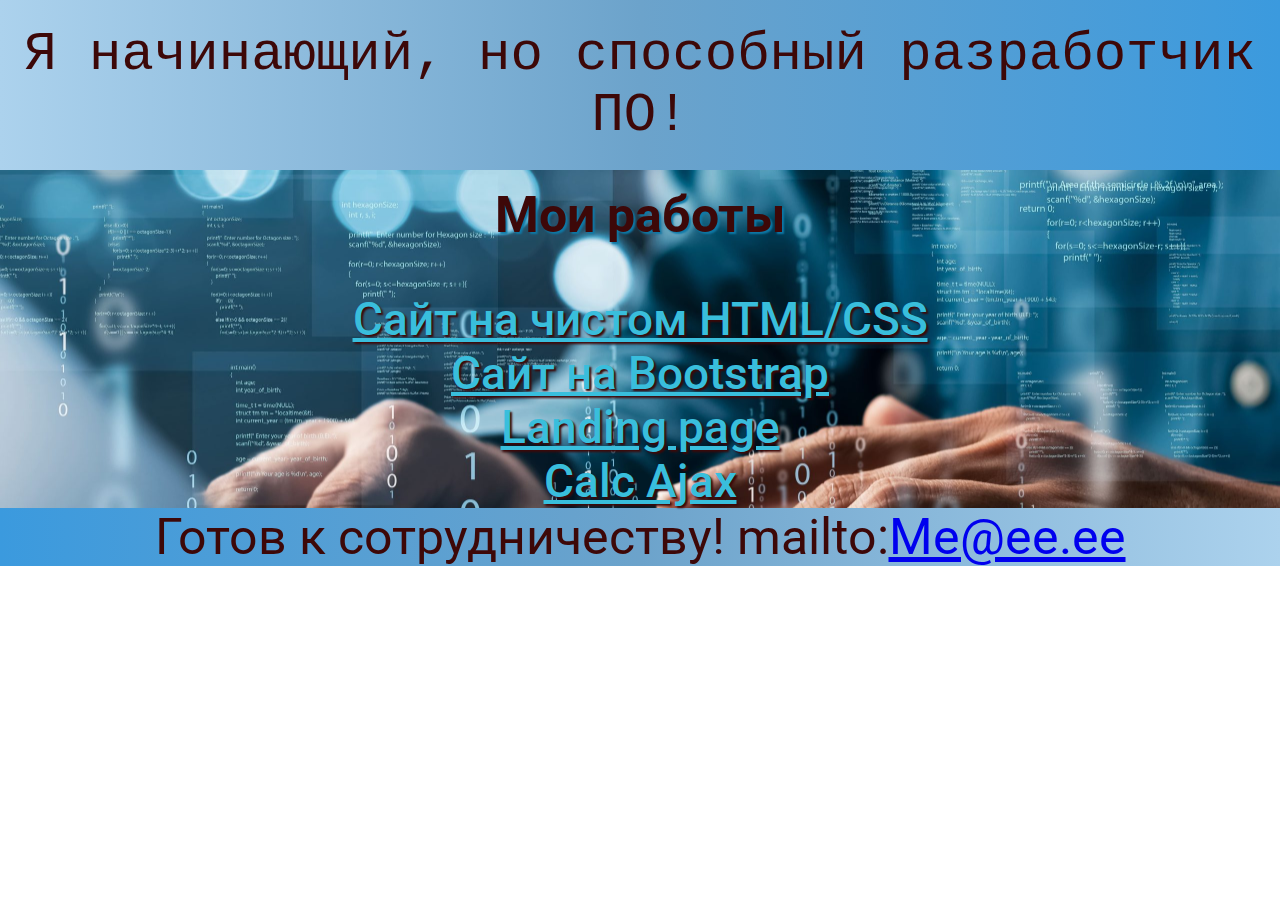
<file: index.html>
<!DOCTYPE html>
<html lang="en">
<head>
    <meta charset="UTF-8">
    <meta name="viewport" content="width=device-width, initial-scale=1.0">
    <title>Мое портфолио!</title>
    <link rel="preconnect" href="https://fonts.gstatic.com">
	<link href="https://fonts.googleapis.com/css2?family=Roboto&display=swap" rel="stylesheet">
    <link rel="stylesheet" href="styles.css">
</head>
<body>
    <header>
     	Я начинающий, но способный разработчик ПО!   
    </header> 
    <div class="container">
    	Мои работы
    	<div class="my_projects">
    		<a href="1/index.html">Сайт на чистом HTML/CSS</a>
    		<br>
    		<a href="2/index.html">Сайт на Bootstrap</a>
		<br>
    		<a href="3/index.html">Landing page</a>
		<br>
    		<a href="calc/index.html">Calc Ajax</a>
    	</div>
    </div> 
    <footer>
    	Готов к сотрудничеству!
	mailto:<a href="#">Me@ee.ee</a>

    </footer>
</body>
</html>
</file>
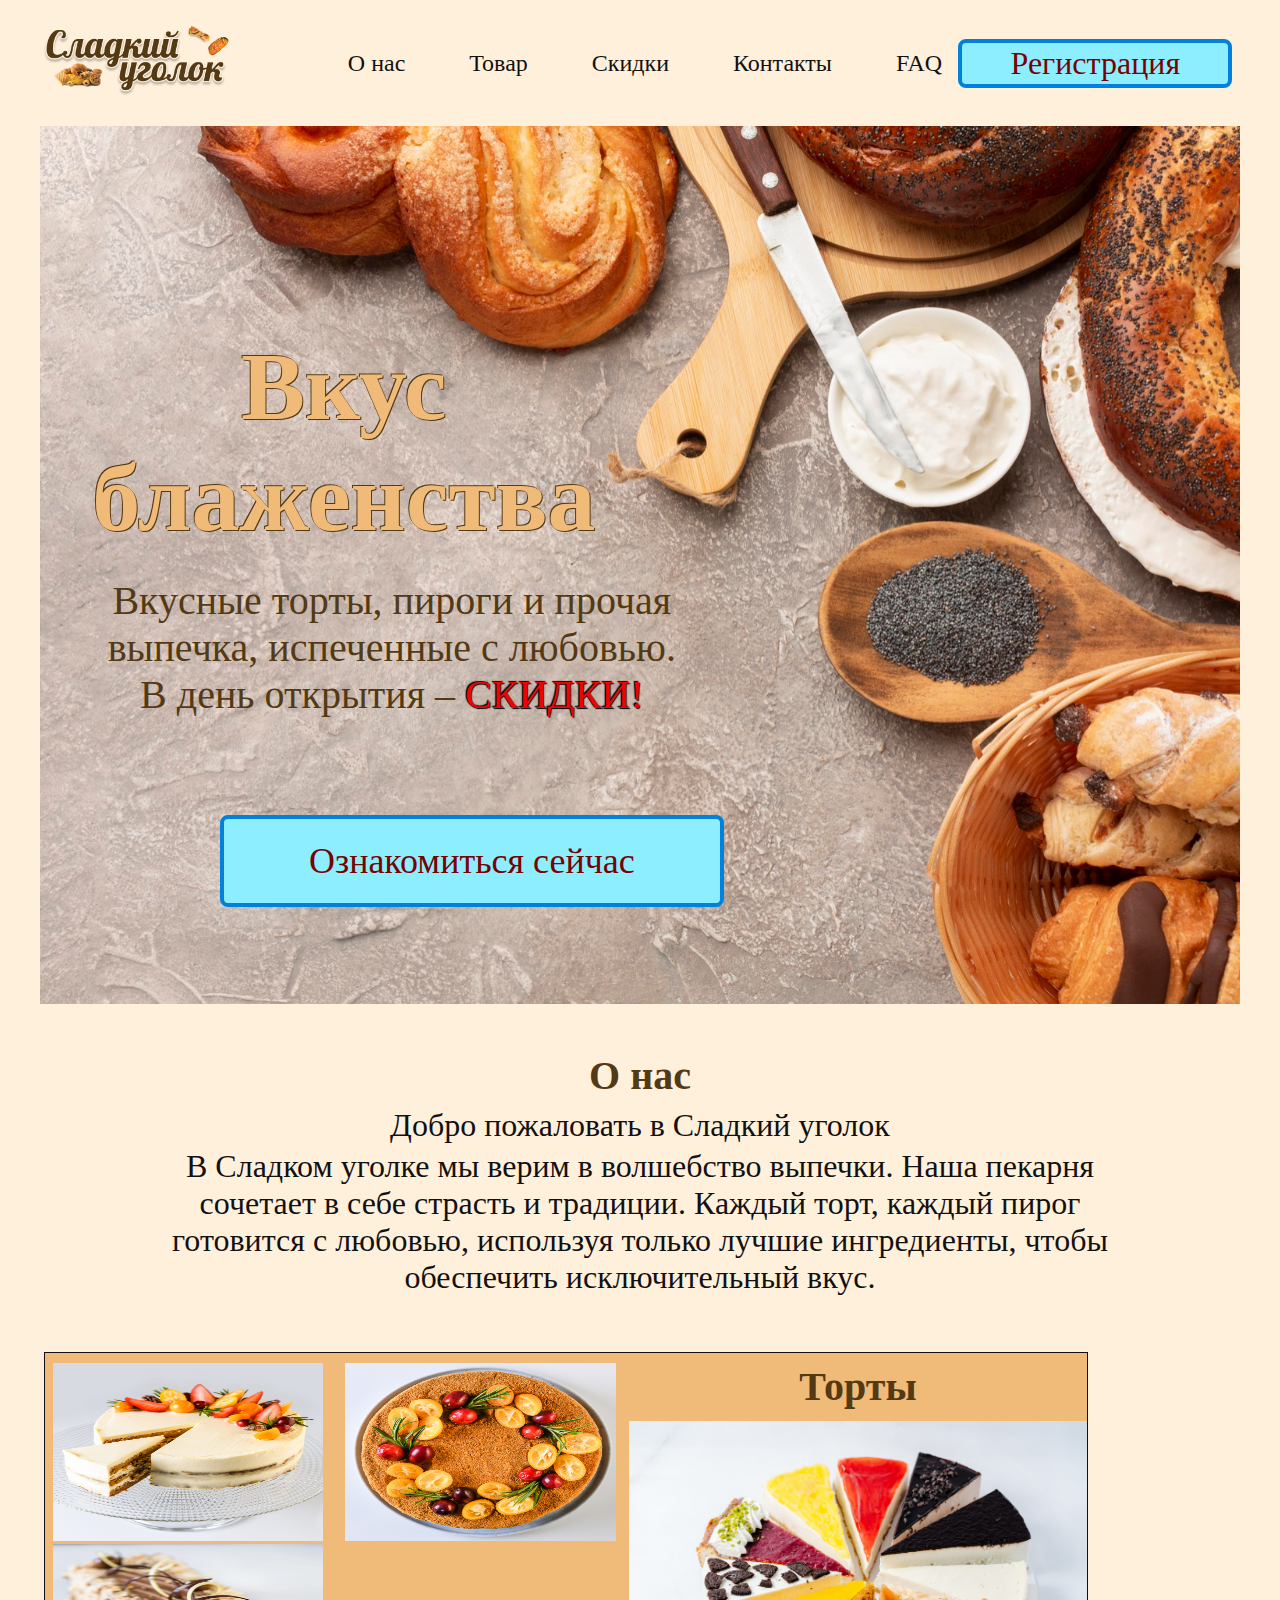
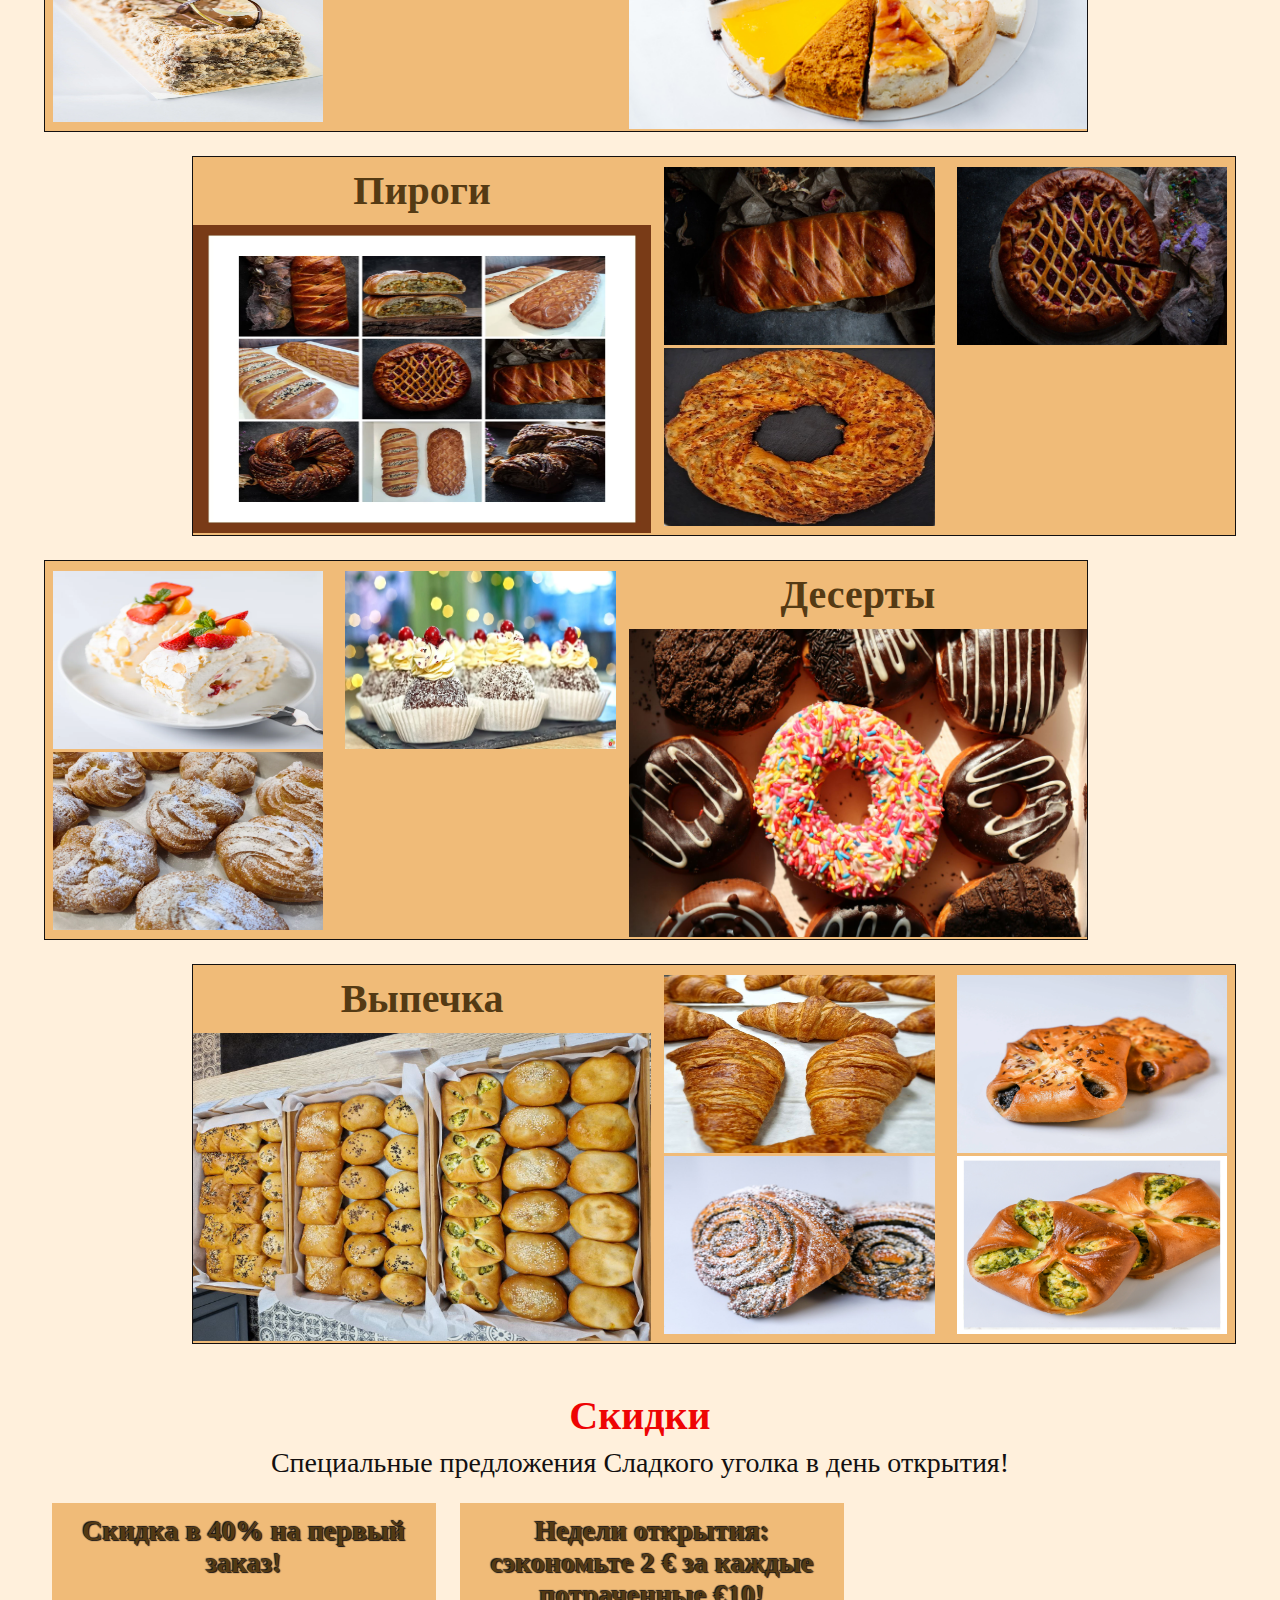
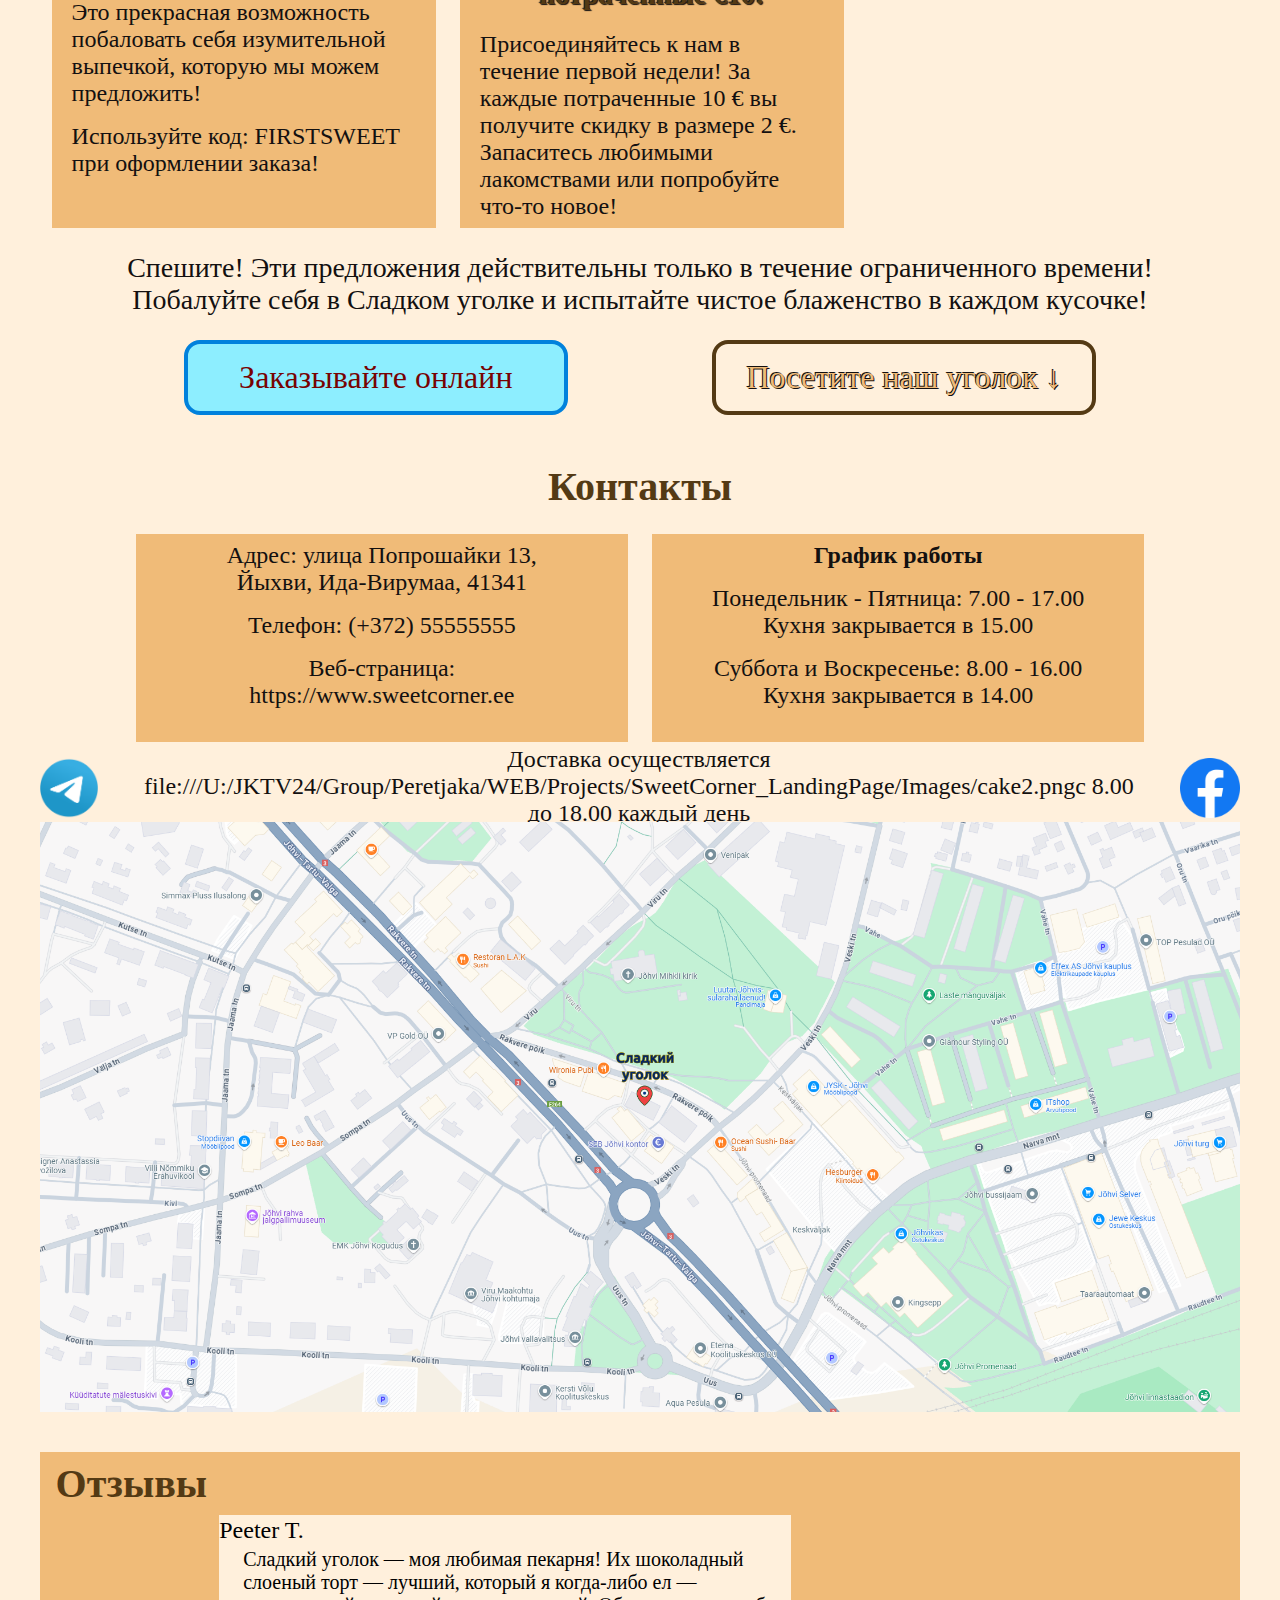
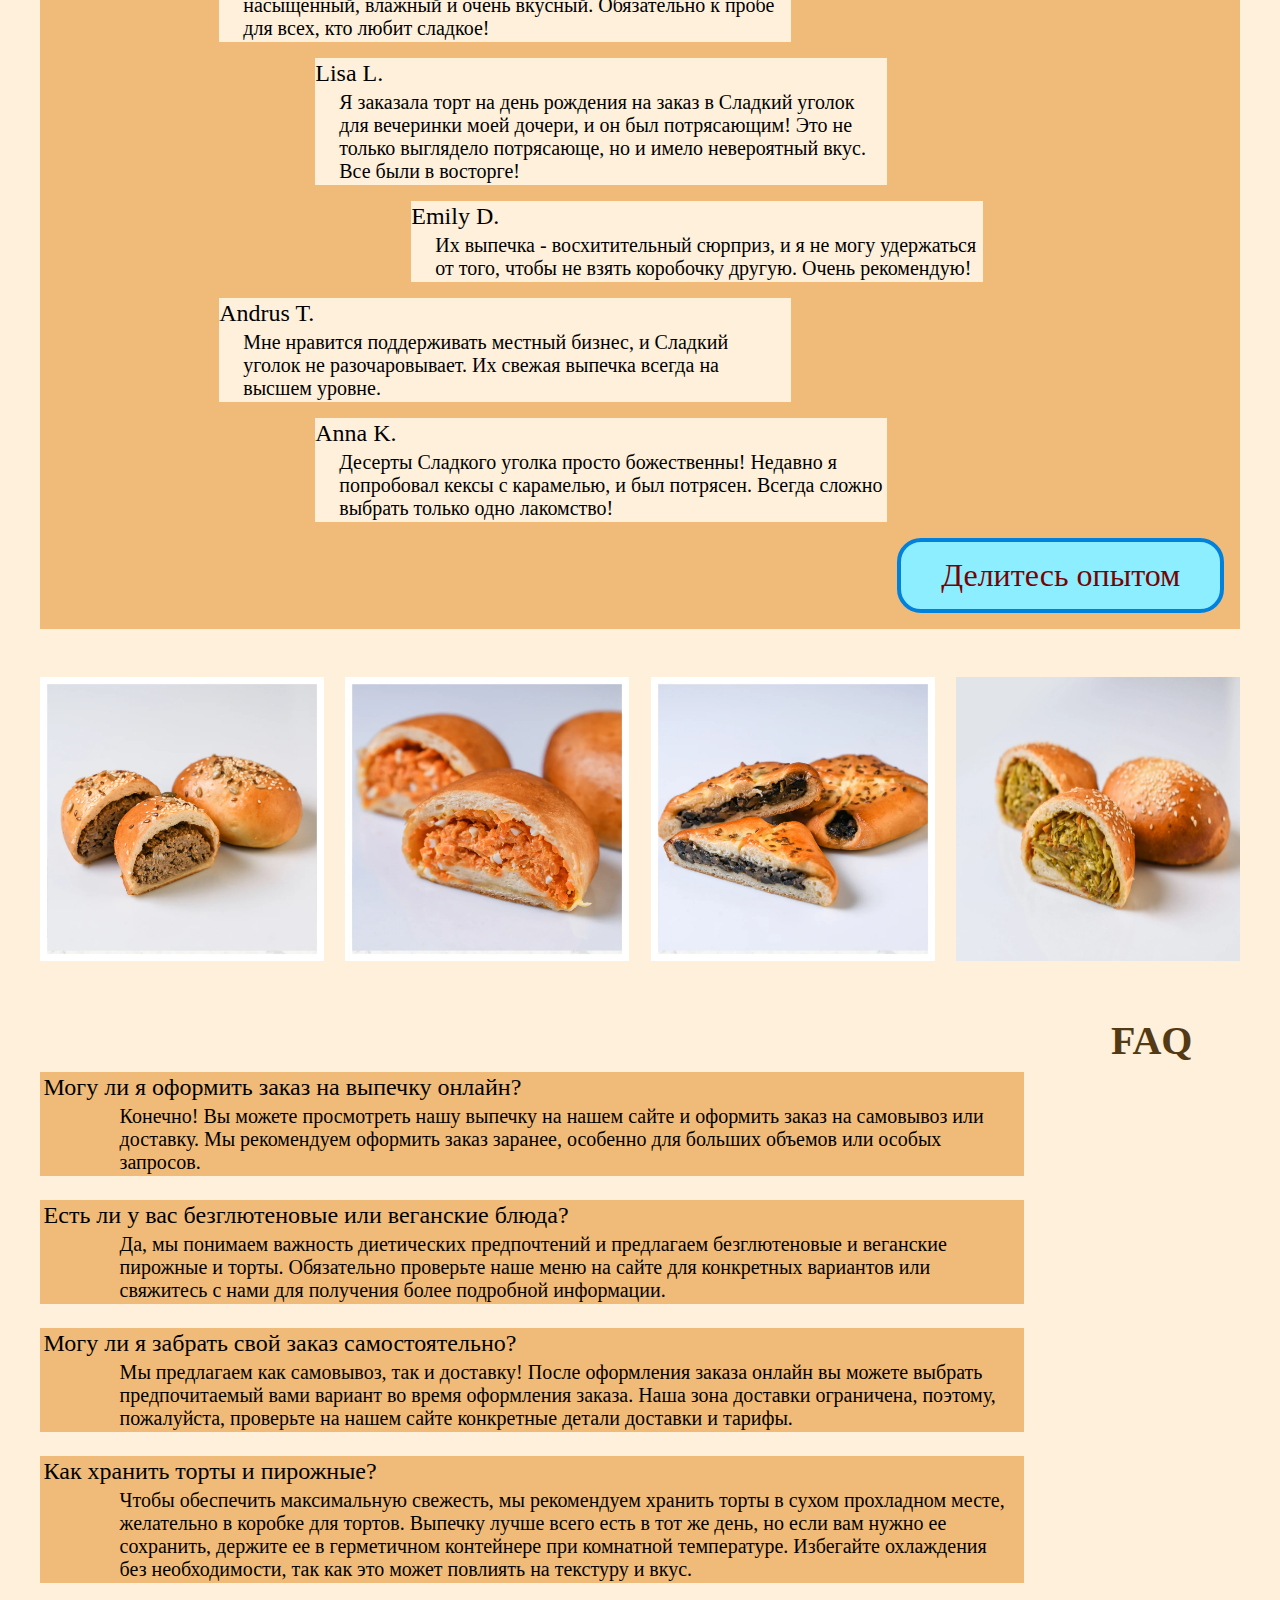
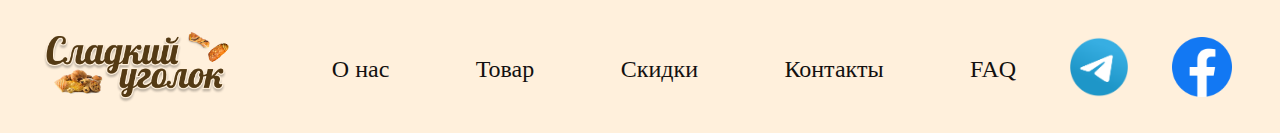
<file: 1/index.html>
<!DOCTYPE html>
<html lang="ru">
<head>
	<meta charset="utf-8">
	<meta name="viewport" content="width=device-width, initial-scale=1">
	<link rel="stylesheet" type="text/css" href="style.css">
	<title>Sweet Corner</title>
</head>
<body>
<div class="wrapper">
	<header>
		<div class="logo_header">
			<a href="#"><img src="Images/Logo.png" alt="Company-logo"></a>
		</div>
		<div class="nav_reg">
			<input id="menu_toggle" type="checkbox" />
			  <label class="menu_btn" for="menu_toggle">
			    <span></span>
			  </label>
			<nav class="menu_box">
				<a class="menu_item" href="#about_us">О нас</a>
				<a class="menu_item" href="#product">Товар</a>
				<a class="menu_item" href="#discount">Скидки</a>
				<a class="menu_item" href="#contact">Контакты</a>
				<a class="menu_item" href="#faq">FAQ</a>
			</nav>
			<div class="cta_nav"><a class="register_link" href="" id="register_link1">Регистрация</a></div>
		</div>
	</header>
	<main>
		<div class="hero" id="hero">
			<div class="title">
				<h1>Вкус блаженства</h1>
				<p>Вкусные торты, пироги и прочая выпечка, испеченные с любовью.</p>
				<p>В день открытия – <span>СКИДКИ!</span></p>
			</div>
			<div class="cta_hero"><a href="#product">Ознакомиться сейчас</a></div>
		</div>
		<div class="about_us" id="about_us">
			<h2>О нас</h2>
			<p>Добро пожаловать в Сладкий уголок</p>
			<p>В Сладком уголке мы верим в волшебство выпечки. Наша пекарня сочетает в себе страсть и традиции. Каждый торт, каждый пирог готовится с любовью, используя только лучшие ингредиенты, чтобы обеспечить исключительный вкус.</p>
		</div>
		<div class="product" id="product">
			<div class="left">
				<div class="type">
					<div class="pics">
						<img src="Images/cake1.jpg" alt="cake1">
						<img src="Images/cake2.png" alt="cake2">
						<img src="Images/cake3.jpg" alt="cake3">
					</div>
					<div class="titles">
						<h2>Торты</h2>
						<img src="Images/cakes.jpg" alt="cakes">
					</div>
				</div>
			</div>
			<div class="right">
				<div class="type">
					<div class="titles">
						<h2>Пироги</h2>
						<img src="Images/pierogies.webp" alt="pierogies">
					</div>
					<div class="pics">
						<img src="Images/pierogi1.jpg" alt="pierogi1">
						<img src="Images/pierogi2.jpg" alt="pierogi2">
						<img src="Images/pierogi3.jpg" alt="pierogi3">
					</div>
				</div>
			</div>
			<div class="left">
				<div class="type">
					<div class="pics">
						<img src="Images/dessert1.png" alt="dessert1">
						<img src="Images/dessert2.jpg" alt="dessert2">
						<img src="Images/dessert3.jpg" alt="dessert3">
					</div>
					<div class="titles">
						<h2>Десерты</h2>
						<img src="Images/desserts.jpg" alt="desserts">
					</div>
				</div>
			</div>
			<div class="right">
				<div class="type">
					<div class="titles">
						<h2>Выпечка</h2>
						<img src="Images/pastries.jpeg" alt="pastries">
					</div>
					<div class="pics">
						<img src="Images/pastry1.jpg" alt="pastry1">
						<img src="Images/pastry2.jpg" alt="pastry2">
						<img src="Images/pastry3.jpg" alt="pastry3">
						<img src="Images/pastry4.png" alt="pastry4">
					</div>
				</div>
			</div>
		</div>
		<div class="discount" id="discount">
			<h2>Скидки</h2>
			<p>Специальные предложения Сладкого уголка в день открытия!</p>
			<div class="offers">
				<div>
					<h3>Скидка в 40% на первый заказ!</h3>
					<p>Это прекрасная возможность побаловать себя изумительной выпечкой, которую мы можем предложить!</p>
					<p>Используйте код: FIRSTSWEET при оформлении заказа!</p>
				</div>
				<div>
					<h3>Недели открытия: сэкономьте 2 € за каждые потраченные €10!</h3>
					<p>Присоединяйтесь к нам в течение первой недели! За каждые потраченные 10 € вы получите скидку в размере 2 €. Запаситесь любимыми лакомствами или попробуйте что-то новое!</p>
				</div>
			</div>
			<p>Спешите! Эти предложения действительны только в течение ограниченного времени! Побалуйте себя в Сладком уголке и испытайте чистое блаженство в каждом кусочке!</p>
			<div class="ctas">
				<div class="cta_discount"><a href="#">Заказывайте онлайн</a></div>
				<div class="cta_point">Посетите наш уголок &#8595;</div>
			</div>
		</div>
		<div class="contact" id="contact">
			<h2>Контакты</h2>
			<div class="contact_tables">
				<div class="contact_info">
					<p>Адрес: улица Попрошайки 13, Йыхви, Ида-Вирумаа, 41341</p>
					<p>Телефон: (+372) 55555555</p>
					<p>Веб-страница: <a href="#">https://www.sweetcorner.ee</a></p>
				</div>
				<div class="contact_info">
					<h4>График работы</h4>
					<div class="schedule">
						<p>Понедельник - Пятница: 7.00 - 17.00</p>
						<p>Кухня закрывается в 15.00</p>
					</div>
					<div class="schedule">
						<p>Суббота и Воскресенье: 8.00 - 16.00</p>
						<p>Кухня закрывается в 14.00</p>
					</div>
				</div>
			</div>
			<div class="logos">
				<a href="#"><img src="Images/TelegramLogo.png" alt="Telegram-logo"></a>
				<p>Доставка осуществляется file:///U:/JKTV24/Group/Peretjaka/WEB/Projects/SweetCorner_LandingPage/Images/cake2.pngс 8.00 до 18.00 каждый день</p>
				<a href="#"><img src="Images/FacebookLogo.png" alt="Facebook-logo"></a>
			</div>
			<div class="map">
				<img src="Images/map_pin.png" alt="map">
			</div>
		</div>
		<div class="comment" id="comment">
			<h2>Отзывы</h2>
			<div class="users">
				<div class="row1">
					<p class="name">Peeter T.</p>
					<p>Сладкий уголок — моя любимая пекарня! Их шоколадный слоеный торт — лучший, который я когда-либо ел — насыщенный, влажный и очень вкусный. Обязательно к пробе для всех, кто любит сладкое!</p>
				</div>
				<div class="row2">
					<p class="name">Lisa L.</p>
					<p>Я заказала торт на день рождения на заказ в Сладкий уголок для вечеринки моей дочери, и он был потрясающим! Это не только выглядело потрясающе, но и имело невероятный вкус. Все были в восторге!</p>
				</div>
				<div class="row3">
					<p class="name">Emily D.</p>
					<p>Их выпечка - восхитительный сюрприз, и я не могу удержаться от того, чтобы не взять коробочку другую. Очень рекомендую!</p>
				</div>
				<div class="row1">
					<p class="name">Andrus T.</p>
					<p>Мне нравится поддерживать местный бизнес, и Сладкий уголок не разочаровывает. Их свежая выпечка всегда на высшем уровне.</p>
				</div>
				<div class="row2">
					<p class="name">Anna K.</p>
					<p>Десерты Сладкого уголка просто божественны! Недавно я попробовал кексы с карамелью, и был потрясен. Всегда сложно выбрать только одно лакомство!</p>
				</div>
			</div>
			<div class="cta_comment"><a class="register_link" href="" id="register_link2">Делитесь опытом</a></div>
		</div>
		<div class="pic">
			<img src="Images/pastry5.png" alt="pastry5">
			<img src="Images/pastry6.png" alt="pastry6">
			<img src="Images/pastry7.png" alt="pastry7">
			<img src="Images/pastry8.jpg" alt="pastry8">
		</div>
		<div class="faq" id="faq">
			<h2>FAQ</h2>
			<div class="questions">
				<div>
					<p>Могу ли я оформить заказ на выпечку онлайн?</p>
					<p class="answer">Конечно! Вы можете просмотреть нашу выпечку на нашем сайте и оформить заказ на самовывоз или доставку. Мы рекомендуем оформить заказ заранее, особенно для больших объемов или особых запросов.</p>
				</div>
				<div>
					<p>Есть ли у вас безглютеновые или веганские блюда?</p>
					<p class="answer">Да, мы понимаем важность диетических предпочтений и предлагаем безглютеновые и веганские пирожные и торты. Обязательно проверьте наше меню на сайте для конкретных вариантов или свяжитесь с нами для получения более подробной информации.</p>
				</div>
				<div>
					<p>Могу ли я забрать свой заказ самостоятельно?</p>
					<p class="answer">Мы предлагаем как самовывоз, так и доставку! После оформления заказа онлайн вы можете выбрать предпочитаемый вами вариант во время оформления заказа. Наша зона доставки ограничена, поэтому, пожалуйста, проверьте на нашем сайте конкретные детали доставки и тарифы.</p>
				</div>
				<div>
					<p>Как хранить торты и пирожные?</p>
					<p class="answer">Чтобы обеспечить максимальную свежесть, мы рекомендуем хранить торты в сухом прохладном месте, желательно в коробке для тортов. Выпечку лучше всего есть в тот же день, но если вам нужно ее сохранить, держите ее в герметичном контейнере при комнатной температуре. Избегайте охлаждения без необходимости, так как это может повлиять на текстуру и вкус.</p>
				</div>
			</div>
		</div>
		<div class="form" id="register_form">
		    <form method="GET" action="index.html">
		        <legend>Регистрация</legend>

		        <label for="name">Имя</label>
		        <input type="text" id="name" name="name" required placeholder="Введите ваше имя">

		        <label for="surname">Фамилия</label>
		        <input type="text" id="surname" name="surname" required placeholder="Введите вашу фамилию">

		        <label for="tel">Телефон</label>
		        <input type="tel" id="tel" name="tel" required placeholder="Введите номер телефона">

		        <label for="email">Э-майл</label>
		        <input type="email" id="email" name="email" required placeholder="Введите ваш Э-майл">

		        <label for="password">Пароль</label>
		        <input type="password" id="password" name="password" required placeholder="Введите пароль">

		        <label for="confirm">Подтверждение</label>
		        <input type="password" id="confirm" name="confirm" required placeholder="Подтвердите пароль">

		        <div>
		            <button type="submit" name="save">Сохранить</button>
		            <button type="reset" name="clear">Очистить</button>
		            <button type="button" id="close_form">Закрыть</button>
		        </div>
		    </form>
		</div>
	</main>
	<footer>
		<div class="logo_footer">
			<a href="#"><img src="Images/Logo.png" alt="Company-logo"></a>
		</div>
		<div class="nav_reg">
			<nav>
				<a href="#hero">О нас</a>
				<a href="#product">Товар</a>
				<a href="#discount">Скидки</a>
				<a href="#contact">Контакты</a>
				<a href="#faq">FAQ</a>
			</nav>
			<div class="logos">
				<a href="#"><img src="Images/TelegramLogo.png" alt="Telegram-logo"></a>
				<a href="#"><img src="Images/FacebookLogo.png" alt="Facebook-logo"></a>
			</div>
		</div>
	</footer>
</div>

<script type="text/javascript" src="script.js"></script>

</body>
</html>
</file>
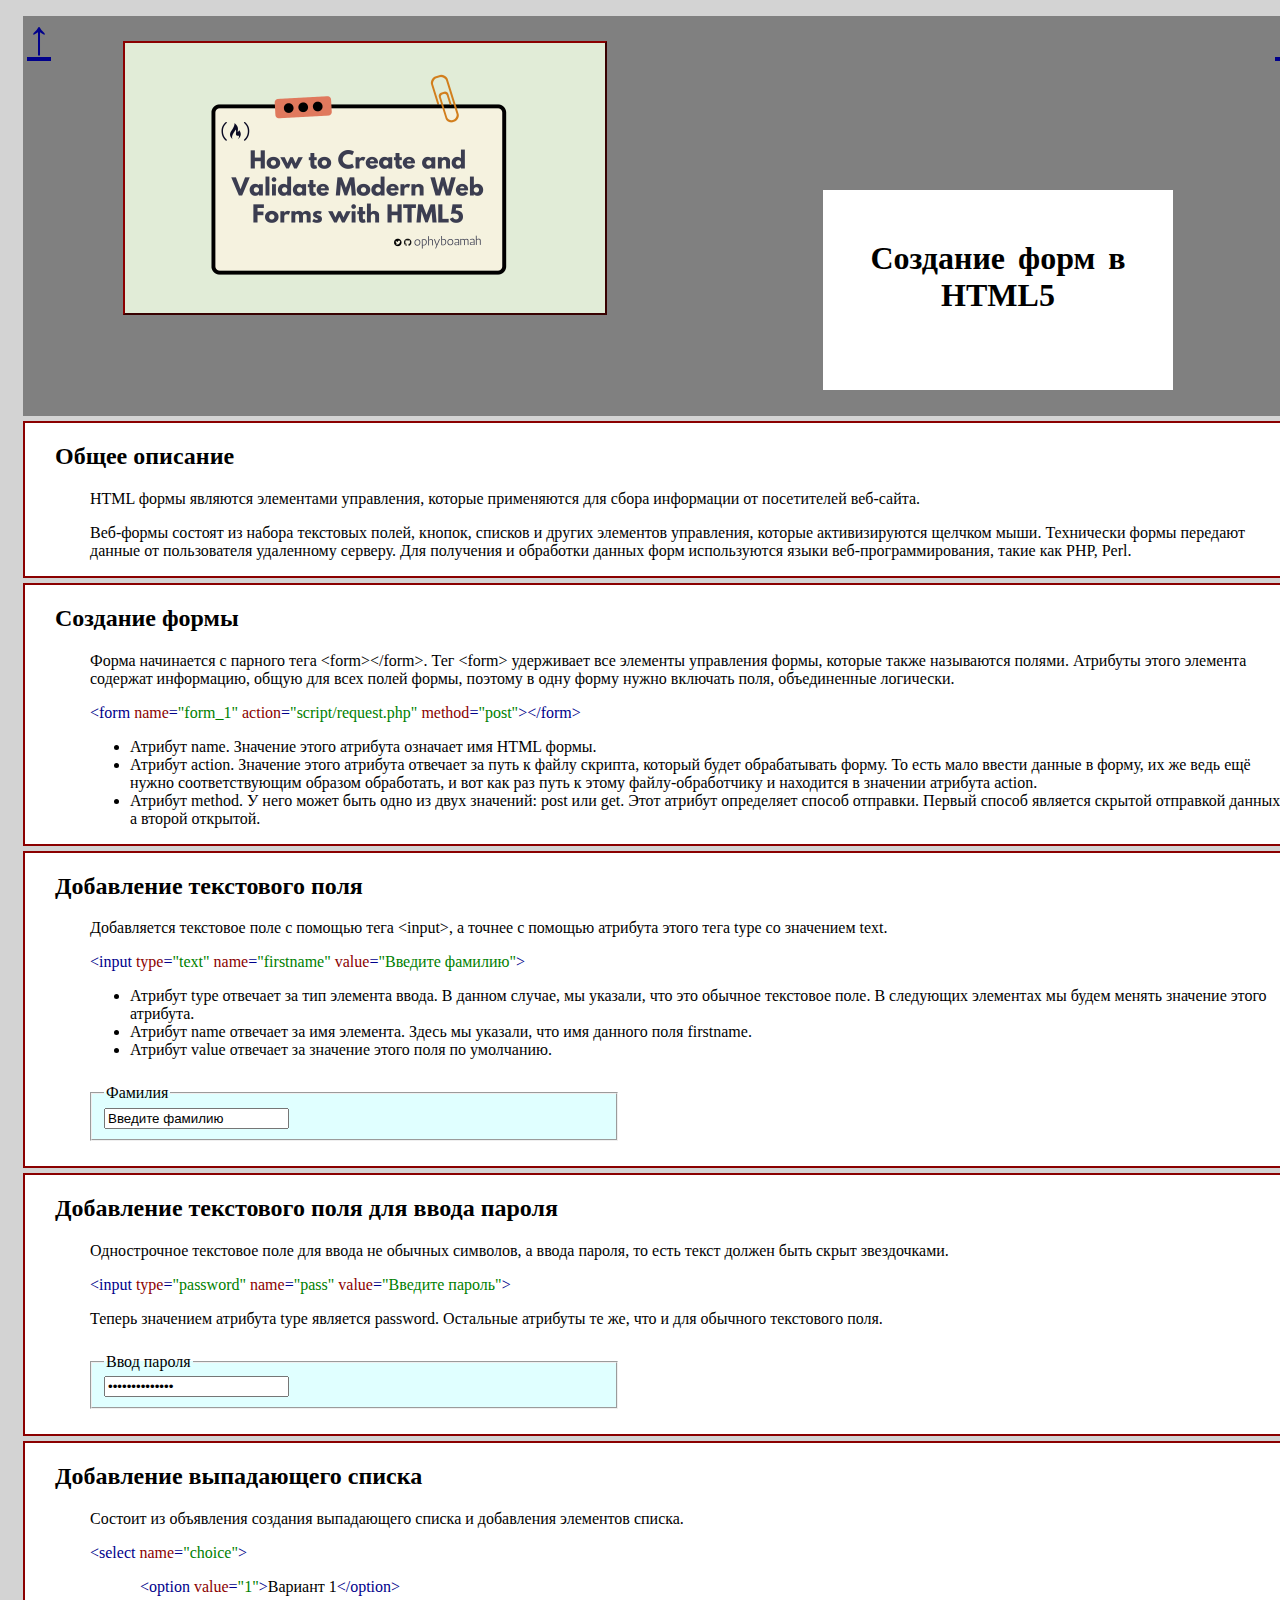
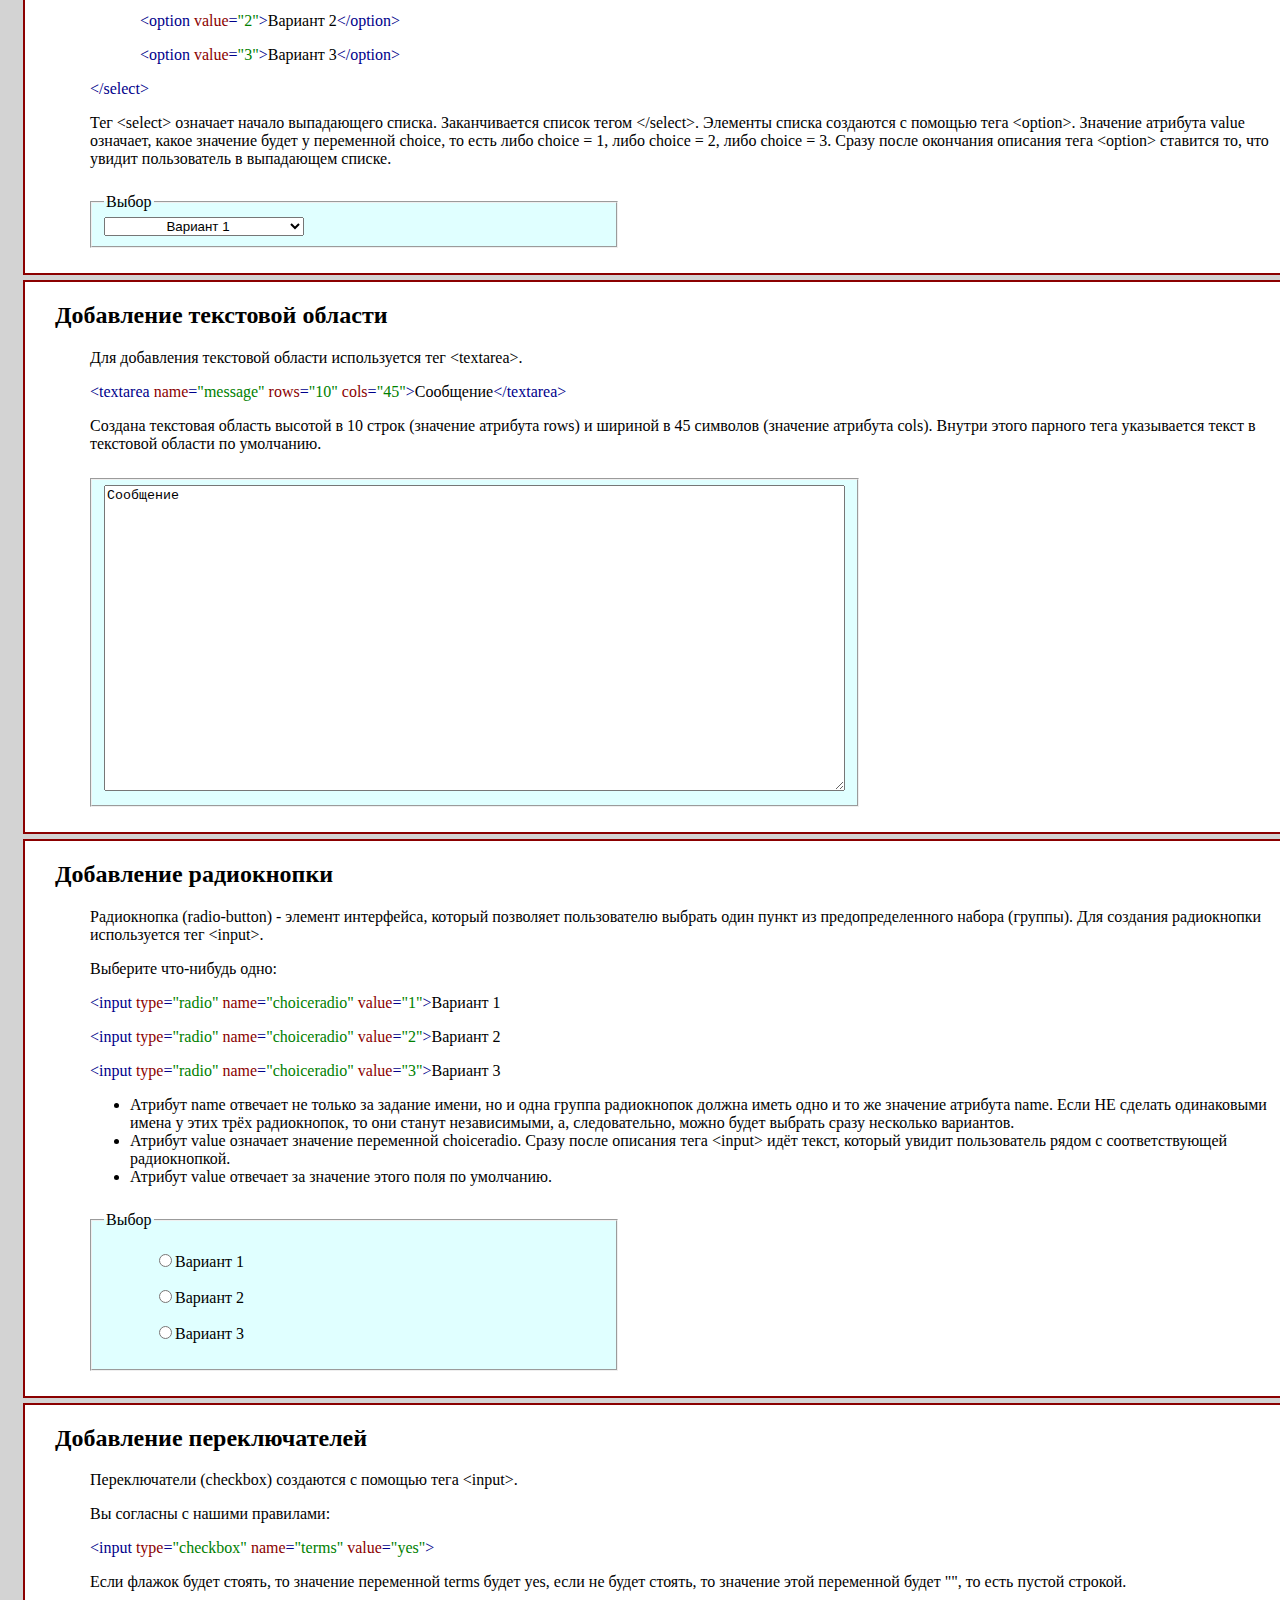
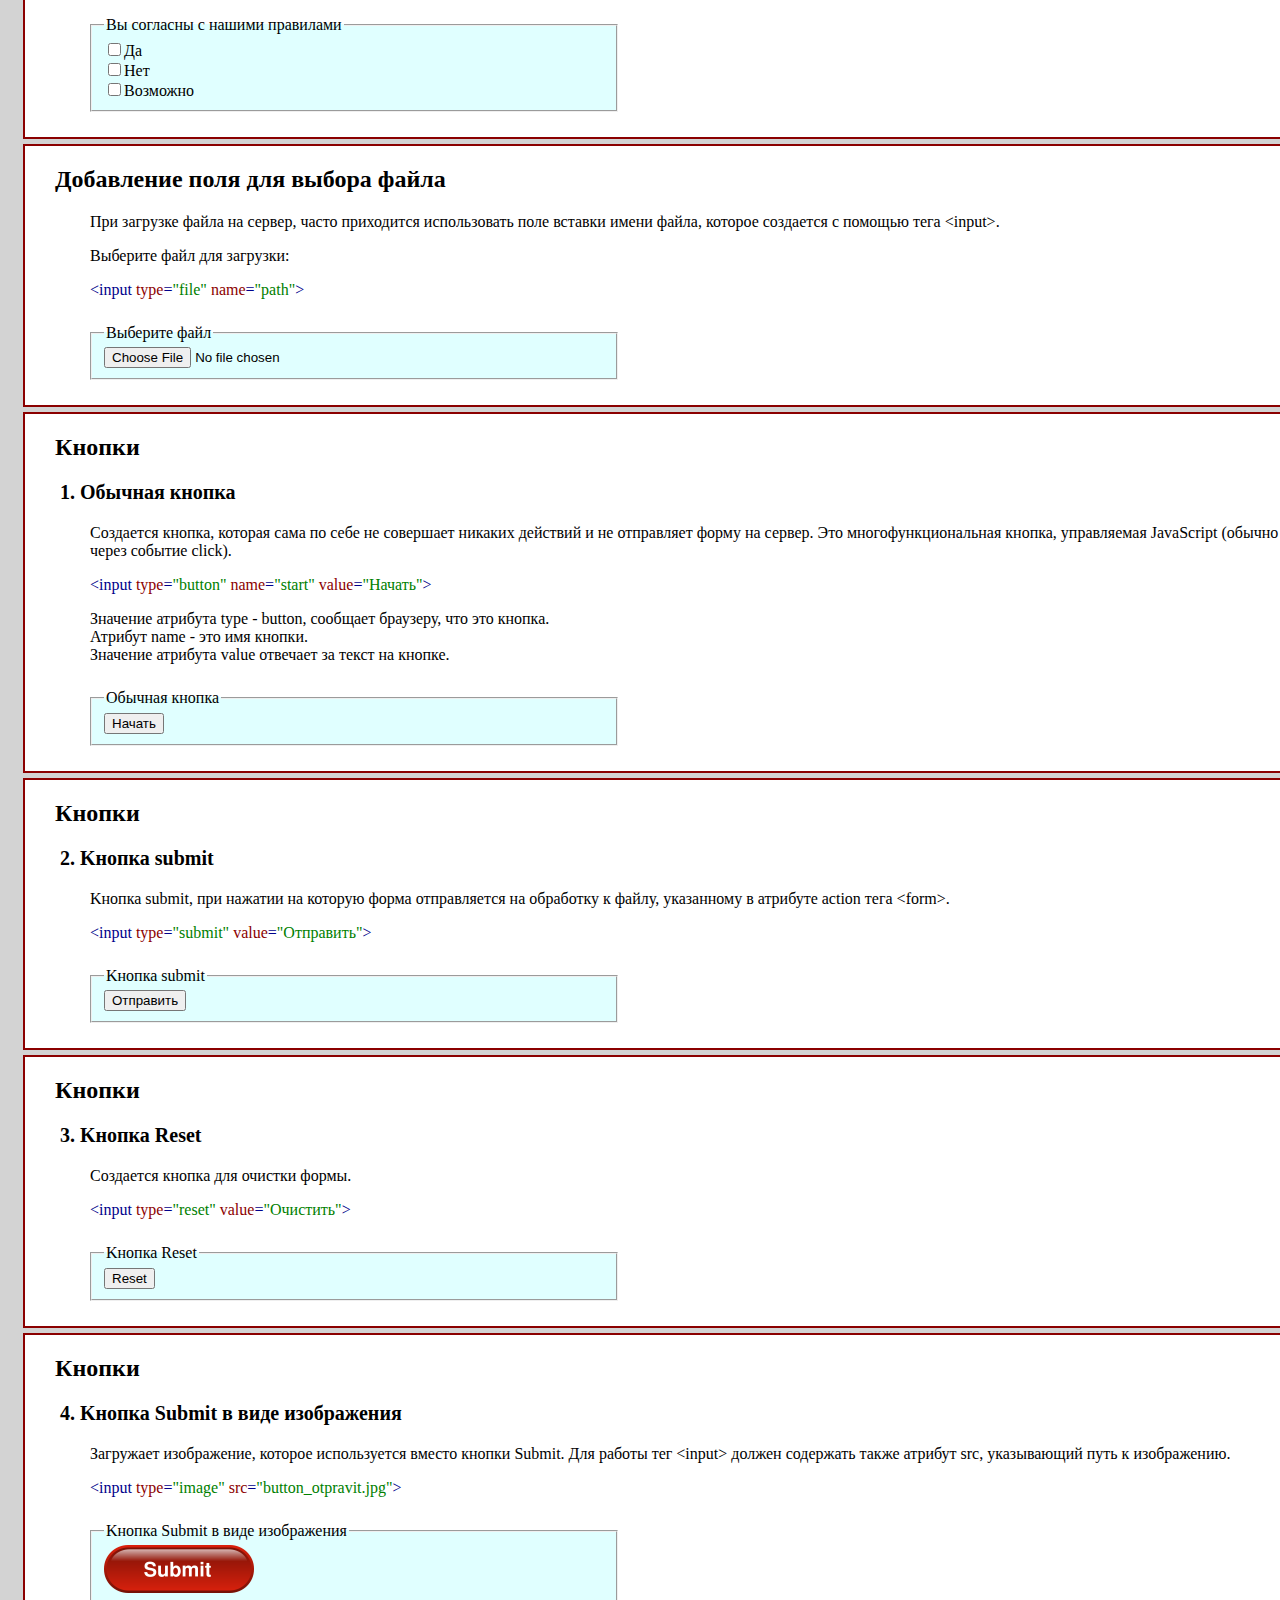
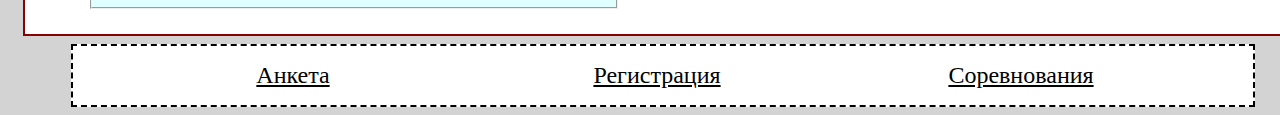
<file: 2/index.html>
<!DOCTYPE html>
<html>
<head>
	<meta charset="utf-8">
	<title>Формы</title>
	<link rel="stylesheet" type="text/css" href="forms.css">
</head>
<body>
<a id="top"></a>

	<div class="wrapper">
		<header>
			<p><img src="Images/forms.png" alt="HTML5"></p>
			<h1>Создание форм в <b>HTML5</b></h1>
		</header>
		<aside>
			<nav>
				<a class="a_left" href="#top">&#8593;</a>
				<a class="a_right" href="#bottom">&#8595;</a>
			</nav>
		</aside>
		<main>
			<div>
				<h2>Общее описание</h2>
				<p>HTML формы являются элементами управления, которые применяются для сбора информации от посетителей веб-сайта.</p>
				<p>Веб-формы состоят из набора текстовых полей, кнопок, списков и других элементов управления, которые активизируются щелчком мыши. Технически формы передают данные от пользователя удаленному серверу. Для получения и обработки данных форм используются языки веб-программирования, такие как PHP, Perl.</p>
			</div>
			<div>
				<h2>Создание формы</h2>
				<p>Форма начинается с парного тега &lt;form&gt;&lt;/form&gt;. Тег &lt;form&gt; удерживает все элементы управления формы, которые также называются полями. Атрибуты этого элемента содержат информацию, общую для всех полей формы, поэтому в одну форму нужно включать поля, объединенные логически.</p>
				<p><span class="blue">&lt;form</span> <span class="red">name</span><span class="blue">=</span><span class="green">"form_1"</span> <span class="red">action</span><span class="blue">=</span><span class="green">"script/request.php"</span> <span class="red">method</span><span class="blue">=</span><span class="green">"post"</span><span class="blue">&gt;&lt;/form&gt;</span></p>
				<ul>
					<li>Атрибут name. Значение этого атрибута означает имя HTML формы.</li>
					<li>Атрибут action. Значение этого атрибута отвечает за путь к файлу скрипта, который будет обрабатывать форму. То есть мало ввести данные в форму, их же ведь ещё нужно соответствующим образом обработать, и вот как раз путь к этому файлу-обработчику и находится в значении атрибута action.</li>
					<li>Атрибут method. У него может быть одно из двух значений: post или get. Этот атрибут определяет способ отправки. Первый способ является скрытой отправкой данных, а второй открытой.</li>
				</ul>
			</div>
			<form name="form_1" action="" method="">
				<div>
					<h2>Добавление текстового поля</h2>
					<p>Добавляется текстовое поле с помощью тега &lt;input&gt;, а точнее с помощью атрибута этого тега type со значением text.</p>
					<p><span class="blue">&lt;input</span> <span class="red">type</span><span class="blue">=</span><span class="green">"text"</span> <span class="red">name</span><span class="blue">=</span><span class="green">"firstname"</span> <span class="red">value</span><span class="blue">=</span><span class="green">"Введите фамилию"</span><span class="blue">&gt;</span></p>
					<ul>
						<li>Атрибут type отвечает за тип элемента ввода. В данном случае, мы указали, что это обычное текстовое поле. В следующих элементах мы будем менять значение этого атрибута.</li>
						<li>Атрибут name отвечает за имя элемента. Здесь мы указали, что имя данного поля firstname.</li>
						<li> Атрибут value отвечает за значение этого поля по умолчанию.</li>
					</ul>
					<fieldset>
						<legend>Фамилия</legend>
						<input type="text" name="firstname" value="Введите фамилию">
					</fieldset>
				</div>
				<div>
					<h2>Добавление текстового поля для ввода пароля</h2>
					<p>Однострочное текстовое поле для ввода не обычных символов, а ввода пароля, то есть текст должен быть скрыт звездочками.</p>
					<p><span class="blue">&lt;input</span> <span class="red">type</span><span class="blue">=</span><span class="green">"password"</span> <span class="red">name</span><span class="blue">=</span><span class="green">"pass"</span> <span class="red">value</span><span class="blue">=</span><span class="green">"Введите пароль"</span><span class="blue">&gt;</span></p>
					<p>Теперь значением атрибута type является password. Остальные атрибуты те же, что и для обычного текстового поля.</p>
					<fieldset>
						<legend>Ввод пароля</legend>
						<input type="password" name="pass" value="Введите пароль">
					</fieldset>
				</div>
				<div>
					<h2>Добавление выпадающего списка</h2>
					<p>Состоит из объявления создания выпадающего списка и добавления элементов списка.</p>
					<p><span class="blue">&lt;select</span> <span class="red">name</span><span class="blue">=</span><span class="green">"choice"</span><span class="blue">&gt;</span></p>
					<p class="p_padding"><span class="blue">&lt;option</span> <span class="red">value</span><span class="blue">=</span><span class="green">"1"</span><span class="blue">&gt;</span>Вариант 1<span class="blue">&lt;/option&gt;</span></p>
					<p class="p_padding"><span class="blue">&lt;option</span> <span class="red">value</span><span class="blue">=</span><span class="green">"2"</span><span class="blue">&gt;</span>Вариант 2<span class="blue">&lt;/option&gt;</span></p>
					<p class="p_padding"><span class="blue">&lt;option</span> <span class="red">value</span><span class="blue">=</span><span class="green">"3"</span><span class="blue">&gt;</span>Вариант 3<span class="blue">&lt;/option&gt;</span></p>
					<p><span class="blue">&lt;/select&gt;</span></p>
					<p>Тег &lt;select&gt; означает начало выпадающего списка. Заканчивается список тегом &lt;/select&gt;. Элементы списка создаются с помощью тега &lt;option&gt;. Значение атрибута value означает, какое значение будет у переменной choice, то есть либо choice = 1, либо choice = 2, либо choice = 3. Сразу после окончания описания тега &lt;option&gt; ставится то, что увидит пользователь в выпадающем списке.</p>
					<fieldset>
						<legend>Выбор</legend>
						<select name="choice">
							<option value="1">Вариант 1</option>
							<option value="2">Вариант 2</option>
							<option value="3">Вариант 3</option>
						</select>
					</fieldset>
				</div>
				<div>
					<h2>Добавление текстовой области</h2>
					<p>Для добавления текстовой области используется тег &lt;textarea&gt;.</p>
					<p><span class="blue">&lt;textarea</span> <span class="red">name</span><span class="blue">=</span><span class="green">"message"</span> <span class="red">rows</span><span class="blue">=</span><span class="green">"10"</span> <span class="red">cols</span><span class="blue">=</span><span class="green">"45"</span><span class="blue">&gt;</span>Сообщение<span class="blue">&lt;/textarea&gt;</span></p>
					<p>Создана текстовая область высотой в 10 строк (значение атрибута rows) и шириной в 45 символов (значение атрибута cols). Внутри этого парного тега указывается текст в текстовой области по умолчанию.</p>
					<fieldset>
						<textarea name="message" rows="20" cols="90">Сообщение</textarea>
					</fieldset>
				</div>
				<div>
					<h2>Добавление радиокнопки</h2>
					<p>Радиокнопка (radio-button) - элемент интерфейса, который позволяет пользователю выбрать один пункт из предопределенного набора (группы). Для создания радиокнопки используется тег &lt;input&gt;.</p>
					<p>Выберите что-нибудь одно:</p>
					<p><span class="blue">&lt;input</span> <span class="red">type</span><span class="blue">=</span><span class="green">"radio"</span> <span class="red">name</span><span class="blue">=</span><span class="green">"choiceradio"</span> <span class="red">value</span><span class="blue">=</span><span class="green">"1"</span><span class="blue">&gt;</span>Вариант 1</p>
					<p><span class="blue">&lt;input</span> <span class="red">type</span><span class="blue">=</span><span class="green">"radio"</span> <span class="red">name</span><span class="blue">=</span><span class="green">"choiceradio"</span> <span class="red">value</span><span class="blue">=</span><span class="green">"2"</span><span class="blue">&gt;</span>Вариант 2</p>
					<p><span class="blue">&lt;input</span> <span class="red">type</span><span class="blue">=</span><span class="green">"radio"</span> <span class="red">name</span><span class="blue">=</span><span class="green">"choiceradio"</span> <span class="red">value</span><span class="blue">=</span><span class="green">"3"</span><span class="blue">&gt;</span>Вариант 3</p>
					<ul>
						<li>Атрибут name отвечает не только за задание имени, но и одна группа радиокнопок должна иметь одно и то же значение атрибута name. Если НЕ сделать одинаковыми имена у этих трёх радиокнопок, то они станут независимыми, а, следовательно, можно будет выбрать сразу несколько вариантов.</li>
						<li>Атрибут value означает значение переменной choiceradio. Сразу после описания тега &lt;input&gt; идёт текст, который увидит пользователь рядом с соответствующей радиокнопкой.</li>
						<li>Атрибут value отвечает за значение этого поля по умолчанию.</li>
					</ul>
					<fieldset>
						<legend>Выбор</legend>
						<p><input type="radio" name="choiceradio" value="1">Вариант 1</p>
						<p><input type="radio" name="choiceradio" value="1">Вариант 2</p>
						<p><input type="radio" name="choiceradio" value="1">Вариант 3</p>
					</fieldset>
				</div>
				<div>
					<h2>Добавление переключателей</h2>
					<p>Переключатели (checkbox) создаются с помощью тега &lt;input&gt;.</p>
					<p>Вы согласны с нашими правилами:</p>
					<p><span class="blue">&lt;input</span> <span class="red">type</span><span class="blue">=</span><span class="green">"checkbox"</span> <span class="red">name</span><span class="blue">=</span><span class="green">"terms"</span> <span class="red">value</span><span class="blue">=</span><span class="green">"yes"</span><span class="blue">&gt;</span></p>
					<p>Если флажок будет стоять, то значение переменной terms будет yes, если не будет стоять, то значение этой переменной будет "", то есть пустой строкой.</p>
					<fieldset>
						<legend>Вы согласны с нашими правилами</legend>
						<input type="checkbox" name="terms" value="yes">Да<br>
						<input type="checkbox" name="terms" value="no">Нет<br>
						<input type="checkbox" name="terms" value="maybe">Возможно<br>
					</fieldset>
				</div>
				<div>
					<h2>Добавление поля для выбора файла</h2>
					<p>При загрузке файла на сервер, часто приходится использовать поле вставки имени файла, которое создается с помощью тега &lt;input&gt;.</p>
					<p>Выберите файл для загрузки:</p>
					<p><span class="blue">&lt;input</span> <span class="red">type</span><span class="blue">=</span><span class="green">"file"</span> <span class="red">name</span><span class="blue">=</span><span class="green">"path"</span><span class="blue">&gt;</span></p>
					<fieldset>
						<legend>Выберите файл</legend>
						<input type="file" name="path">
					</fieldset>
				</div>
				<div>
					<h2>Кнопки</h2>
					<ol>
						<li>Обычная кнопка</li>
					</ol>
					<p>Создается кнопка, которая сама по себе не совершает никаких действий и не отправляет форму на сервер. Это многофункциональная кнопка, управляемая JavaScript (обычно через событие click).</p>
					<p><span class="blue">&lt;input</span> <span class="red">type</span><span class="blue">=</span><span class="green">"button"</span> <span class="red">name</span><span class="blue">=</span><span class="green">"start"</span> <span class="red">value</span><span class="blue">=</span><span class="green">"Начать"</span><span class="blue">&gt;</span></p>
					<p>Значение атрибута type - button, сообщает браузеру, что это кнопка.<br>Атрибут name - это имя кнопки.<br>Значение атрибута value отвечает за текст на кнопке.</p>
					<fieldset>
						<legend>Обычная кнопка</legend>
						<input type="button" name="start" value="Начать">
					</fieldset>
				</div>
				<div>
					<h2>Кнопки</h2>
					<ol start="2">
						<li>Kнопка submit</li>
					</ol>
					<p>Kнопка submit, при нажатии на которую форма отправляется на обработку к файлу, указанному в атрибуте action тега &lt;form&gt;.</p>
					<p><span class="blue">&lt;input</span> <span class="red">type</span><span class="blue">=</span><span class="green">"submit"</span> <span class="red">value</span><span class="blue">=</span><span class="green">"Отправить"</span><span class="blue">&gt;</span></p>
					<fieldset>
						<legend>Kнопка submit</legend>
						<input type="submit" value="Отправить">
					</fieldset>
				</div>
				<div>
					<h2>Кнопки</h2>
					<ol start="3">
						<li>Kнопка Reset</li>
					</ol>
					<p>Создается кнопка для очистки формы.</p>
					<p><span class="blue">&lt;input</span> <span class="red">type</span><span class="blue">=</span><span class="green">"reset"</span> <span class="red">value</span><span class="blue">=</span><span class="green">"Очистить"</span><span class="blue">&gt;</span></p>
					<fieldset>
						<legend>Kнопка Reset</legend>
						<input type="reset" name="Очистить">
					</fieldset>
				</div>
				<div>
					<h2>Кнопки</h2>
					<ol start="4">
						<li>Kнопка Submit в виде изображения</li>
					</ol>
					<p>Загружает изображение, которое используется вместо кнопки Submit. Для работы тег &lt;input&gt; должен содержать также атрибут src, указывающий путь к изображению.</p>
					<p><span class="blue">&lt;input</span> <span class="red">type</span><span class="blue">=</span><span class="green">"image"</span> <span class="red">src</span><span class="blue">=</span><span class="green">"button_otpravit.jpg"</span><span class="blue">&gt;</span></p>
					<fieldset>
						<legend>Kнопка Submit в виде изображения</legend>
						<input class="input_img" type="image" src="Images/button.png">
					</fieldset>
				</div>
			</form>
		</main>
		<footer>
			<nav>
				<ul>
					<li><a href="ankett.html">Анкета</a></li>
					<li><a href="registr.html">Регистрация</a></li>
					<li><a href="sport_registr.html">Соревнования</a></li>
				</ul>
			</nav>
		</footer>
	</div>

<a id="bottom"></a>
</body>
</html>
</file>
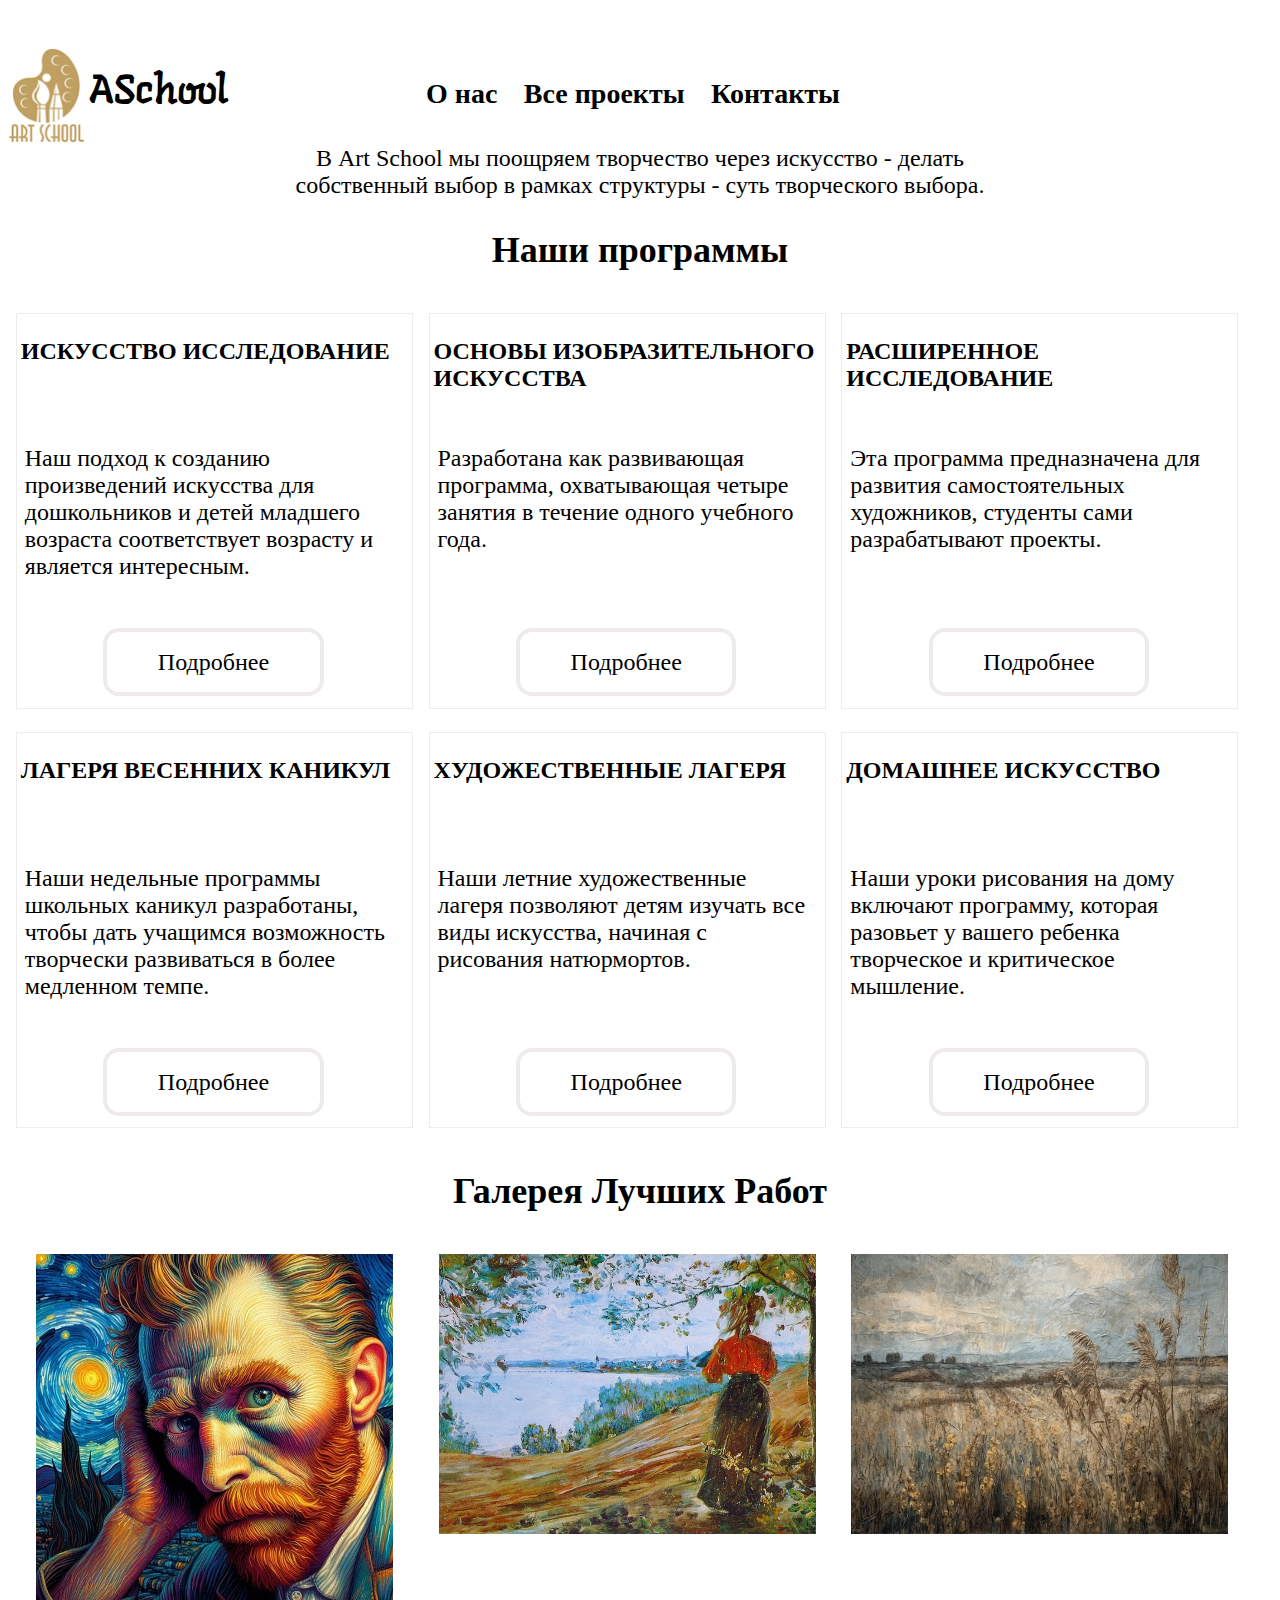
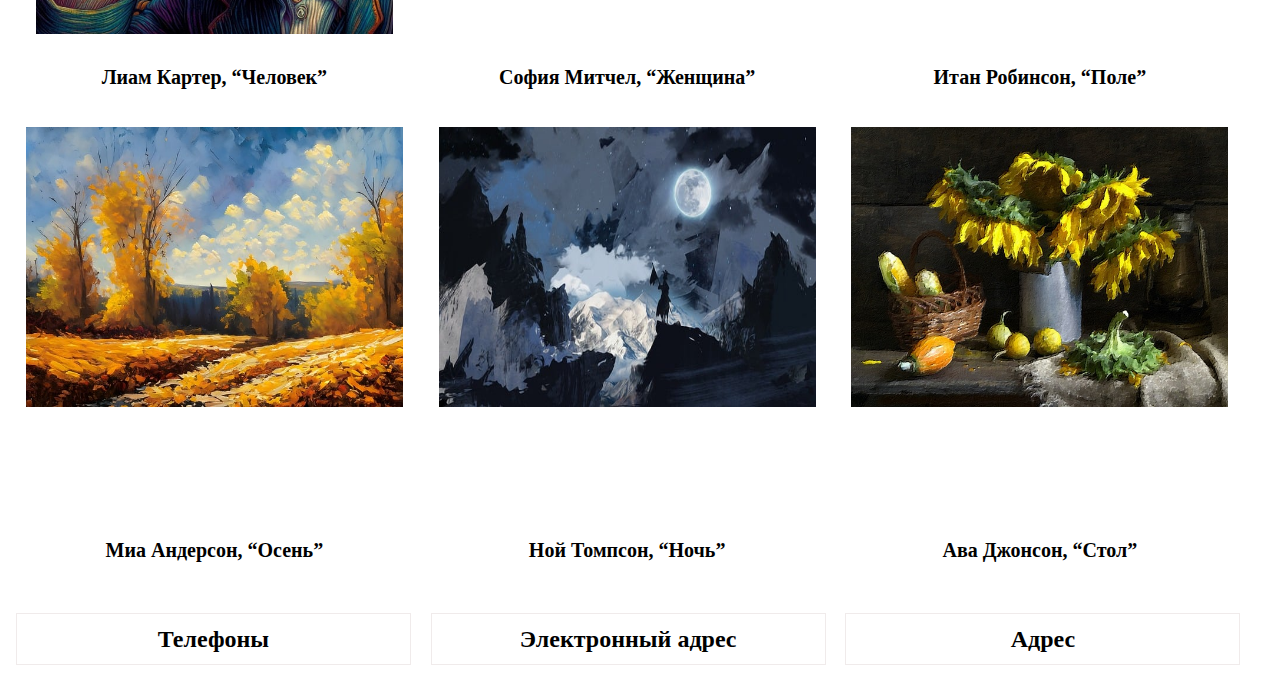
<file: 3/index.html>
<!DOCTYPE html>
<html lang="ru">
<head>
	<meta charset="utf-8">
	<meta name="viewport" content="width=device-width, initial-scale=1.0">
	<title>ArtSchool</title>
	<!-- <link rel="stylesheet" type="text/css" href="style_fix.css"> -->
	<link rel="stylesheet" type="text/css" href="style_fluid.css">
	<link href='https://fonts.googleapis.com/css?family=Langar' rel='stylesheet'>
</head>
<body>
	<div class="wrapper">
		<header>
			<p><img src="Images/logo.png" alt="logo"></p>
			<h1>ASchool</h1>
		</header>
		<aside>
			<p><a href="#">О нас</a></p>
			<p><a href="#">Все проекты</a></p>
			<p><a href="#">Контакты</a></p>
		</aside>
		<main>
			<p>В Art School мы поощряем творчество через искусство - делать собственный выбор в рамках структуры - суть творческого выбора.</p>
			<h2>Наши программы</h2>
			<div class="programs">
				<section>
					<h3>ИСКУССТВО ИССЛЕДОВАНИЕ</h3>
					<p>Наш подход к созданию произведений искусства для дошкольников и детей младшего возраста соответствует возрасту и является интересным.</p>
					<p class="link_p"><a href="#">Подробнее</a></p>
				</section>
				<section>
					<h3>ОСНОВЫ ИЗОБРАЗИТЕЛЬНОГО ИСКУССТВА</h3>
					<p>Разработана как развивающая программа, охватывающая четыре занятия в течение одного учебного года.</p>
					<p class="link_p"><a href="#">Подробнее</a></p>
				</section>
				<section>
					<h3>РАСШИРЕННОЕ ИССЛЕДОВАНИЕ</h3>
					<p>Эта программа предназначена для развития самостоятельных художников, студенты сами разрабатывают проекты.</p>
					<p class="link_p"><a href="#">Подробнее</a></p>
				</section>
				<section>
					<h3>ЛАГЕРЯ ВЕСЕННИХ КАНИКУЛ</h3>
					<p>Наши недельные программы школьных каникул разработаны, чтобы дать учащимся возможность творчески развиваться в более медленном темпе.</p>
					<p class="link_p"><a href="#">Подробнее</a></p>
				</section>
				<section>
					<h3>ХУДОЖЕСТВЕННЫЕ ЛАГЕРЯ</h3>
					<p>Наши летние художественные лагеря позволяют детям изучать все виды искусства, начиная с рисования натюрмортов.</p>
					<p class="link_p"><a href="#">Подробнее</a></p>
				</section>
				<section>
					<h3>ДОМАШНЕЕ ИСКУССТВО</h3>
					<p>Наши уроки рисования на дому включают программу, которая разовьет у вашего ребенка творческое и критическое мышление.</p>
					<p class="link_p"><a href="#">Подробнее</a></p>
				</section>
			</div>
			<h2>Галерея Лучших Работ</h2>
			<div class="gallery">
				<section>
					<p><img class="vertical_img" src="Images/pic1.jpg" alt="“Человек”"></p>
					<h4>Лиам Картер, “Человек”</h4>
				</section>
				<section>
					<p><img class="horizontal_img" src="Images/pic2.jpg" alt="“Женщина”"></p>
					<h4>София Митчел, “Женщина”</h4>
				</section>
				<section>
					<p><img class="horizontal_img" src="Images/pic3.jpg" alt="“Поле”"></p>
					<h4>Итан Робинсон, “Поле”</h4>
				</section>
				<section>
					<p><img class="horizontal_img" src="Images/pic4.jpg" alt="“Осень”"></p>
					<h4>Миа Андерсон, “Осень”</h4>
				</section>
				<section>
					<p><img class="horizontal_img" src="Images/pic5.jpg" alt="“Ночь”"></p>
					<h4>Ной Томпсон, “Ночь”</h4>
				</section>
				<section>
					<p><img class="horizontal_img" src="Images/pic6.jpg" alt="“Стол”"></p>
					<h4>Ава Джонсон, “Стол”</h4>
				</section>
			</div>
		</main>
		<footer>
			<p>Телефоны</p>
			<p>Электронный адрес</p>
			<p>Адрес</p>
		</footer>
	</div>
</body>
</html>
</file>
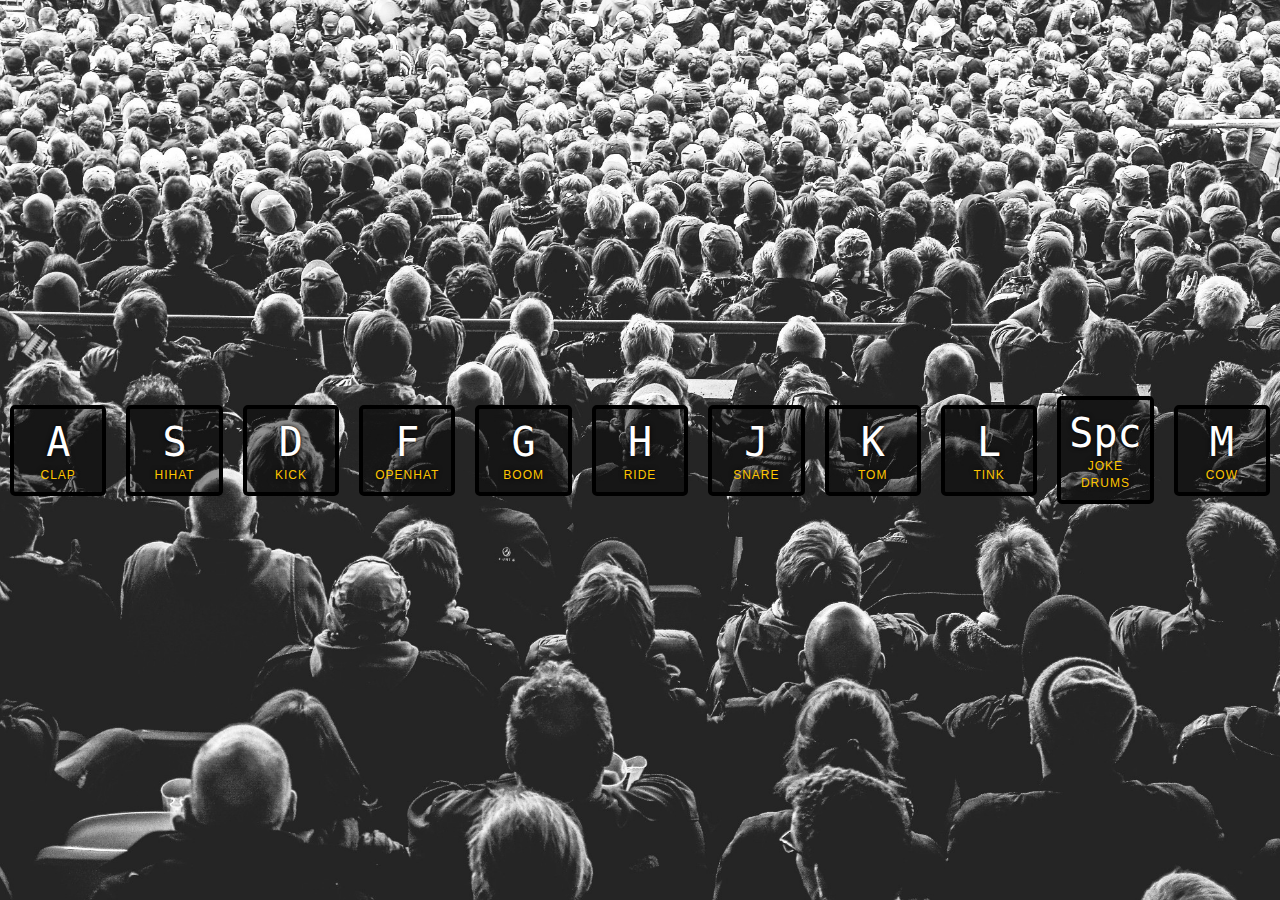
<file: Drum/index.html>
<!DOCTYPE html>
<html lang="en">
<head>
    <meta charset="UTF-8">
    <title>jQuery Drum Kit</title>
    <link rel="stylesheet" href="style.css">
    <script src="http://code.jquery.com/jquery-2.2.4.min.js"></script>
    <script type="text/javascript" src="script.js"></script>
</head>
<body>
    <div class="keys" tabindex="1">
        <div data-key="65" class="key">
            <kbd>A</kbd>
            <span class="sound">clap</span>
        </div>
        <div data-key="83" class="key">
            <kbd>S</kbd>
            <span class="sound">hihat</span>
        </div>
        <div data-key="68" class="key">
            <kbd>D</kbd>
            <span class="sound">kick</span>
        </div>
        <div data-key="70" class="key">
            <kbd>F</kbd>
            <span class="sound">openhat</span>
        </div>
        <div data-key="71" class="key">
            <kbd>G</kbd>
            <span class="sound">boom</span>
        </div>
        <div data-key="72" class="key">
            <kbd>H</kbd>
            <span class="sound">ride</span>
        </div>
        <div data-key="74" class="key">
            <kbd>J</kbd>
            <span class="sound">snare</span>
        </div>
        <div data-key="75" class="key">
            <kbd>K</kbd>
            <span class="sound">tom</span>
        </div>
        <div data-key="76" class="key">
            <kbd>L</kbd>
            <span class="sound">tink</span>
        </div>

        <div data-key="32" class="key">
            <kbd>Spc</kbd>
            <span class="sound">joke drums</span>
        </div>
        <div data-key="77" class="key">
            <kbd>M</kbd>
            <span class="sound">cow</span>
        </div>
    </div>

    <audio data-key="65" src="sounds/clap.wav"></audio>
    <audio data-key="83" src="sounds/hihat.wav"></audio>
    <audio data-key="68" src="sounds/kick.wav"></audio>
    <audio data-key="70" src="sounds/openhat.wav"></audio>
    <audio data-key="71" src="sounds/boom.wav"></audio>
    <audio data-key="72" src="sounds/ride.wav"></audio>
    <audio data-key="74" src="sounds/snare.wav"></audio>
    <audio data-key="75" src="sounds/tom.wav"></audio>
    <audio data-key="76" src="sounds/tink.wav"></audio>

    <audio data-key="32" src="sounds/joke-drums-242242.mp3"></audio>
    <audio data-key="77" src="sounds/cow-moo-390282.mp3"></audio>

</body>
</html>
</file>
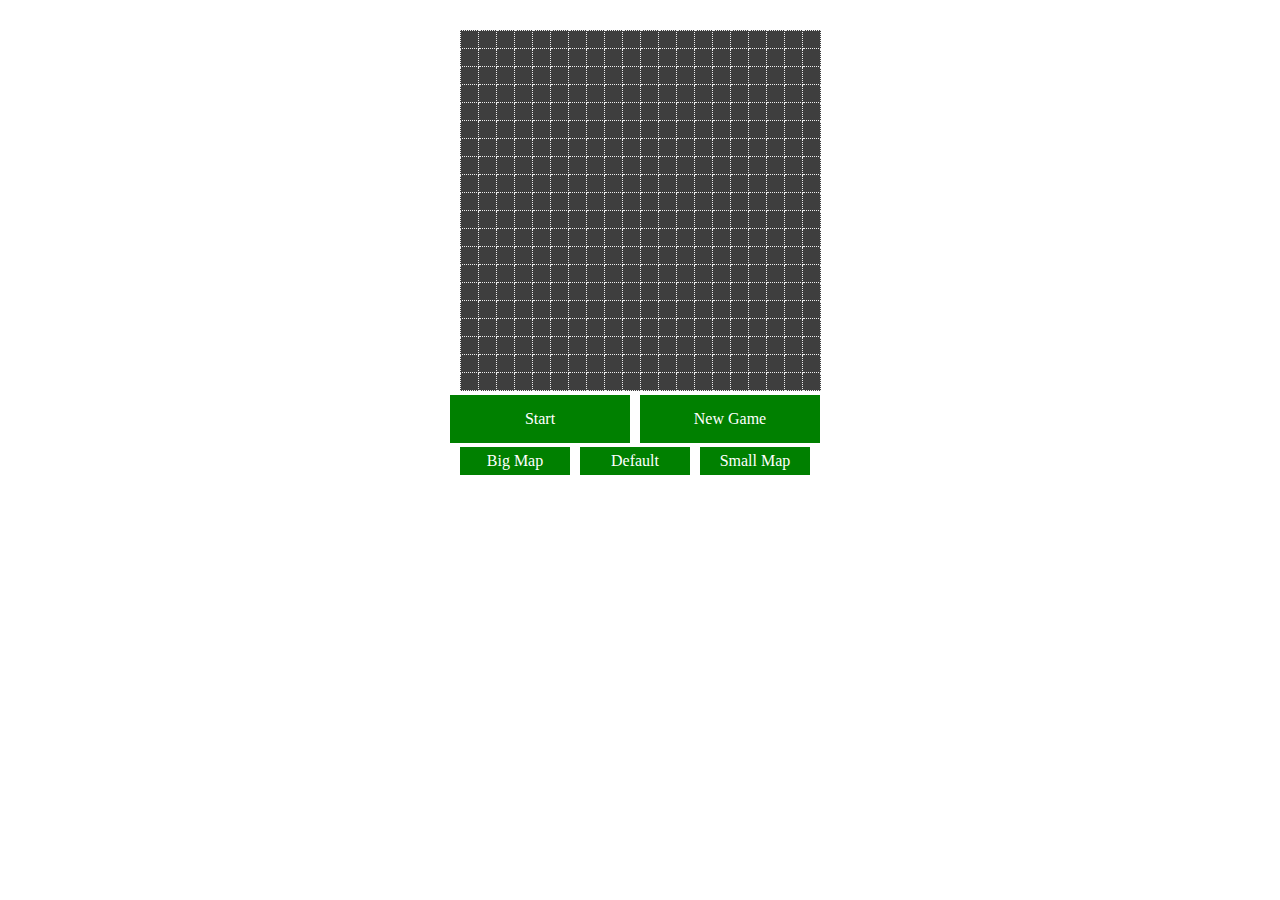
<file: Zmeika_game/index.html>
<!DOCTYPE html>
<html lang="en">
<head>
    <meta charset="UTF-8">
    <title>Snake</title>
    <link rel="stylesheet" href="MyStyles.css">
    <script src="myJS.js"></script>
</head>
<body>
<div class="wrap">
    <div id="snake-field"></div>
    <div class="buttons">
        <div id="snake-start">Start</div>
        <div id="snake-renew">New Game</div>
    </div>
    <div class="buttons2">
        <div id="big-map">Big Map</div>
        <div id="default">Default</div>
        <div id="small-map">Small Map</div>
    </div>
</div>
</body>
</html>
</file>
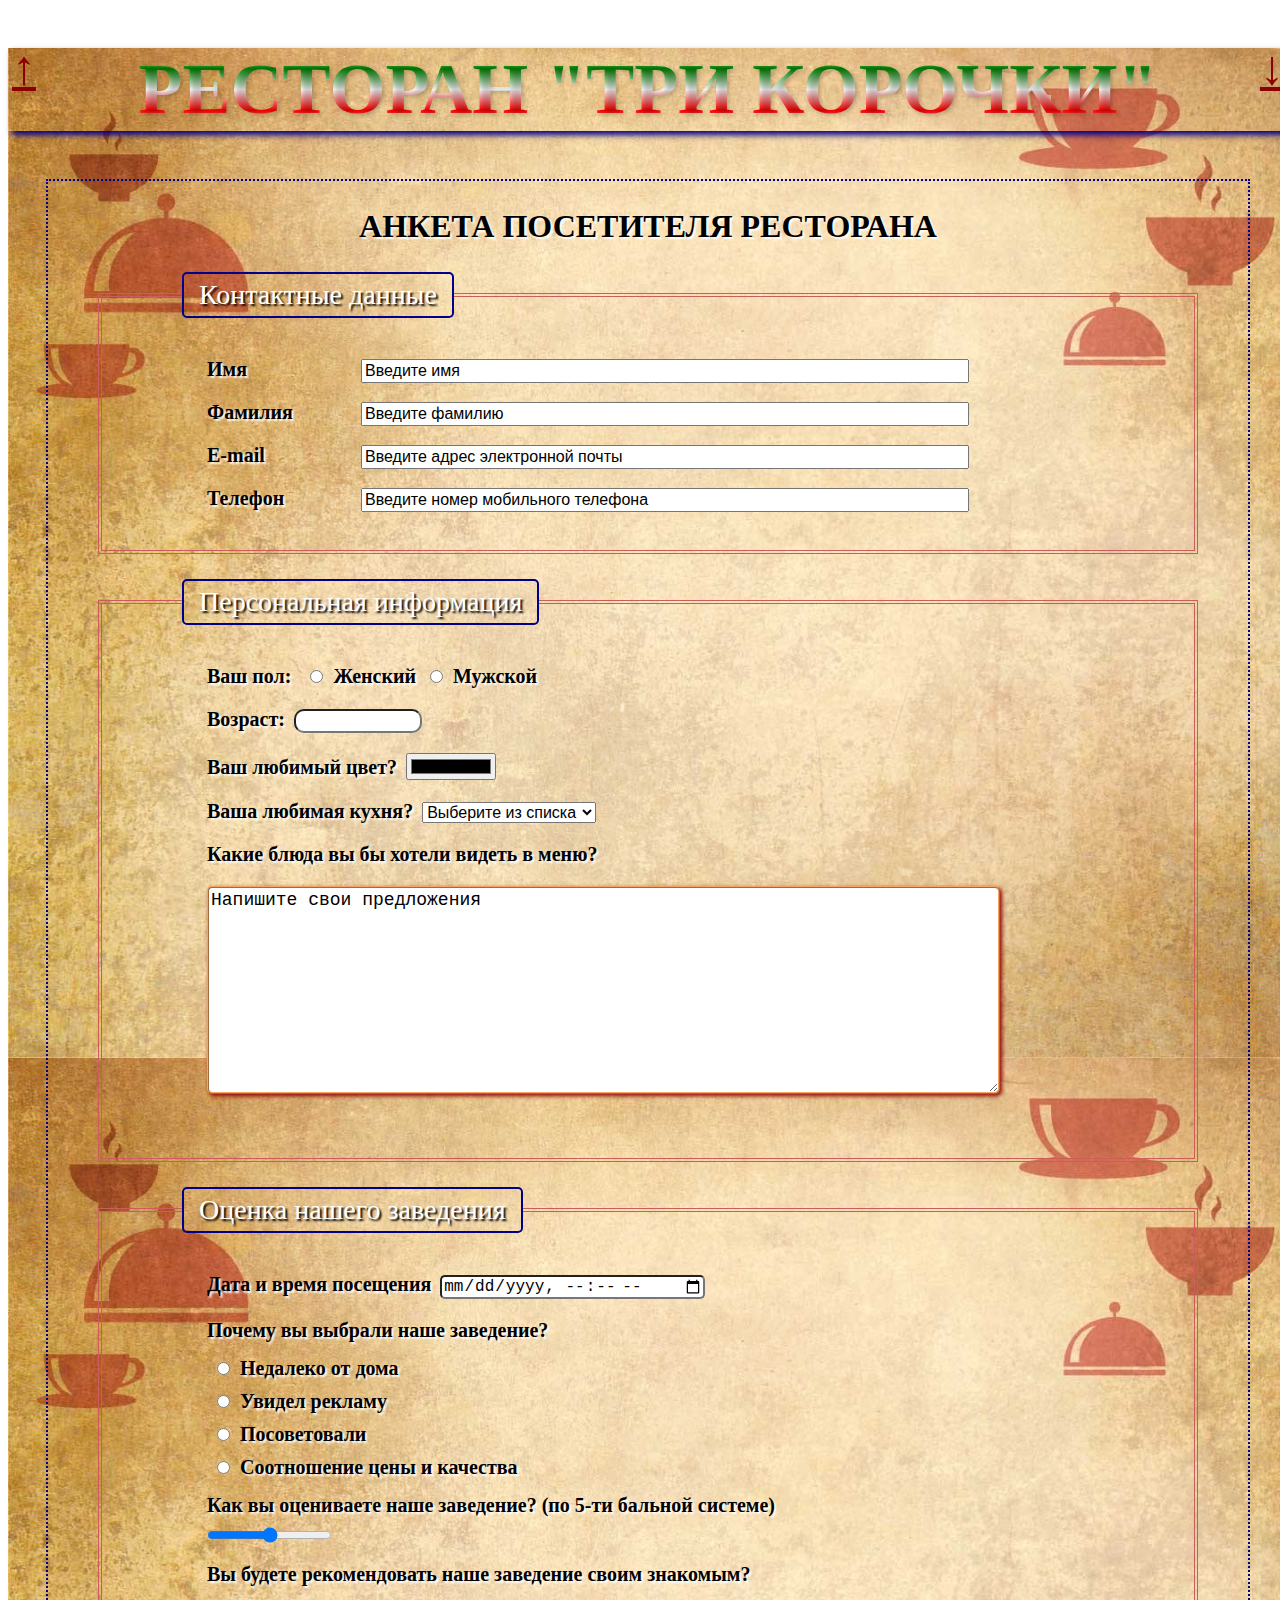
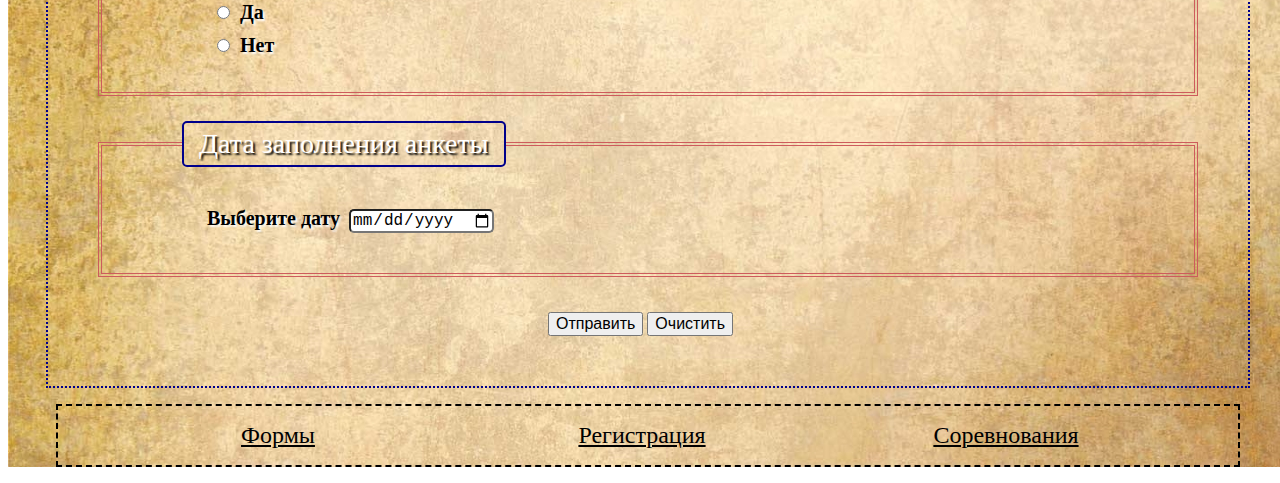
<file: 2/ankett.html>
<!DOCTYPE html>
<html>
<head>
	<meta charset="utf-8">
	<title>Анкета</title>
	<link rel="stylesheet" type="text/css" href="ankett.css">
</head>
<body>
<a id="top"></a>

	<div class="wrapper">
		<header>
			<h1>Ресторан "Три корочки"</h1>
		</header>
		<aside>
			<nav>
				<a class="a_left" href="#top">&#8593;</a>
				<a class="a_right" href="#bottom">&#8595;</a>
			</nav>
		</aside>
		<main>
			<form>
				<section class="section">
					<h2>Анкета посетителя ресторана</h2>
					<fieldset>
						<legend>Контактные данные</legend>
						<label><b>Имя</b></label>
						<input class="width_1" type="text" name="firstname" value="Введите имя">
						<label><b>Фамилия</b></label>
						<input class="width_1" type="text" name="surname" value="Введите фамилию">
						<label><b>E-mail</b></label>
						<input class="width_1" type="email" name="email" value="Введите адрес электронной почты">
						<label><b>Телефон</b></label>
						<input class="width_1" type="tel" name="telephone" value="Введите номер мобильного телефона">
					</fieldset>
					<fieldset>
						<legend>Персональная информация</legend>
						<label class="label_1"><b>Ваш пол:</b></label>
						<input class="input_1" type="radio" name="gender" value="1"><b>Женский</b>
						<input class="input_1" type="radio" name="gender" value="2"><b>Мужской</b><br>
						<label class="label_1"><b>Возраст:</b></label>
						<input class="input_2" type="text" name="age"><br>
						<label class="label_1"><b>Ваш любимый цвет?</b></label>
						<input class="color_width" type="color"><br>
					    <label class="label_1"><b>Ваша любимая кухня?</b></label>
					    <select name="kitchenSelect">
				    		<option value="" disabled selected>Выберите из списка</option>
				    		<option>Азиатская кухня</option>
				    		<option>Американская кухня</option>
				    		<option>Армянская кухня</option>
				    		<option>Белорусская кухня</option>
				    		<option>Греческая кухня</option>
				    		<option>Грузинская кухня</option>
				    		<option>Европейская кухня</option>
				    		<option>Индийская кухня</option>
				    		<option>Итальянская кухня</option>
				    		<option>Кавказская кухня</option>
				    		<option>Мексиканская кухня</option>
				    		<option>Немецкая кухня</option>
				    		<option>Русская кухня</option>
					    </select><br>
					    <label class="label_1"><b>Какие блюда вы бы хотели видеть в меню?</b></label><br>
					    <textarea name="message" rows="10" cols="70">Напишите свои предложения</textarea>
					</fieldset>
					<fieldset>
						<legend>Оценка нашего заведения</legend>
						<label class="label_1"><b>Дата и время посещения</b></label>
						<input class="datetime" type="datetime-local" name="local_datetime"><br>
						<label class="label_1"><b>Почему вы выбрали наше заведение?</b></label><br>
						<input class="margin_1" type="radio" name="reason" value="1"><b>Недалеко от дома</b><br>
						<input class="margin_1" type="radio" name="reason" value="2"><b>Увидел рекламу</b><br>
						<input class="margin_1" type="radio" name="reason" value="3"><b>Посоветовали</b><br>
						<input class="margin_1" type="radio" name="reason" value="4"><b>Соотношение цены и качества</b><br>
						<label class="label_1"><b>Как вы оцениваете наше заведение? (по 5-ти бальной системе)</b></label><br>
						<input class="margin_2" type="range" name="evaluation"><br>
						<label class="label_1"><b>Вы будете рекомендовать наше заведение своим знакомым?</b></label><br>
						<input class="margin_1" type="radio" name="choice" value="yes"><b>Да</b><br>
						<input class="margin_1" type="radio" name="choice" value="no"><b>Нет</b>
					</fieldset>	
					<fieldset>
						<legend>Дата заполнения анкеты</legend>
						<label class="label_1"><b>Выберите дату</b></label>
						<input class="date" type="date" name="date">
					</fieldset>
					<input class="left_margin" type="submit" value="Отправить">
					<input type="reset" value="Очистить">
				</section>
			</form>
		</main>
		<footer>
			<nav>
				<ul>
					<li><a href="index.html">Формы</a></li>
					<li><a href="registr.html">Регистрация</a></li>
					<li><a href="sport_registr.html">Соревнования</a></li>
				</ul>
			</nav>
		</footer>
	</div>

<a id="bottom"></a>
</body>
</html>
</file>
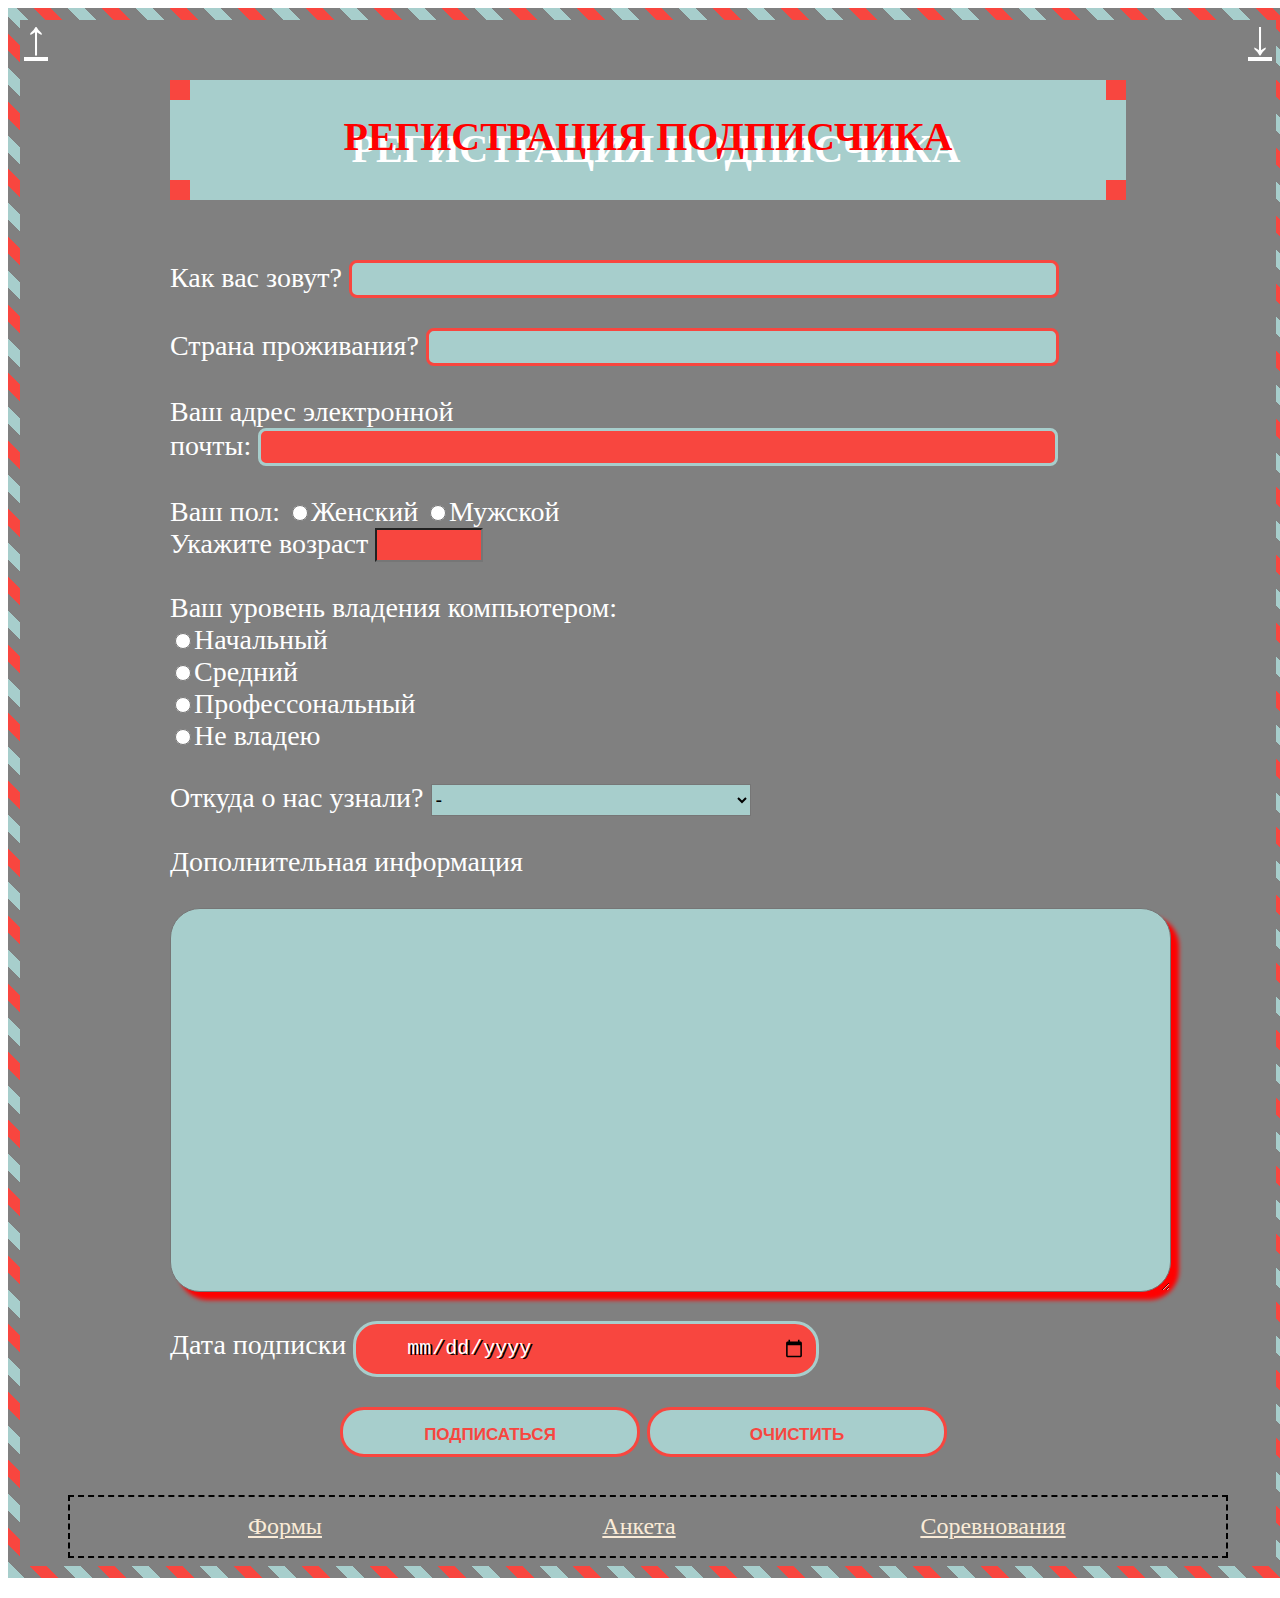
<file: 2/registr.html>
<!DOCTYPE html>
<html>
<head>
	<meta charset="utf-8">
	<title>Регистрация</title>
	<link rel="stylesheet" type="text/css" href="registr.css">
</head>
<body>
<a id="top"></a>

	<div class="wrapper">
		<header>
			<h1>Регистрация подписчика</h1>
		</header>
		<aside>
			<nav>
				<a class="a_left" href="#top">&#8593;</a>
				<a class="a_right" href="#bottom">&#8595;</a>
			</nav>
		</aside>
		<main>
			<form>
				<label>Как вас зовут?</label>
				<input type="text" name="name"><br>
				<label>Страна проживания?</label>
				<input class="input_width" type="text" name="country"><br>
				<label class="label_display">Ваш адрес электронной</label>
				<label>почты:</label>
				<input type="email" name="email"><br>
				<label>Ваш пол:</label>
				<input type="radio" name="gender" value="w">Женский
				<input type="radio" name="gender" value="m">Мужской<br>
				<label>Укажите возраст</label>
				<input type="number" name="age" min="16" max="60"><br>
				<label>Ваш уровень владения компьютером:</label><br>
				<input type="radio" name="radiochoice" value="1">Начальный<br>
				<input type="radio" name="radiochoice" value="2">Средний<br>
				<input type="radio" name="radiochoice" value="3">Профессональный<br>
				<input type="radio" name="radiochoice" value="4">Не владею<br>
				<label class="margin_top">Откуда о нас узнали?</label>
				<select name="choices">
					<option value="1">-</option>
					<option value="2">Интернет</option>
					<option value="3">Печатные издания</option>
					<option value="4">Посоветовали знакомые</option>
					<option value="5">Телевидение</option>
				</select><br>
				<label class="margin_bottom">Дополнительная информация</label><br>
				<textarea name="add_info" rows="14" cols="68"></textarea>
				<label class="margin_top">Дата подписки</label>
				<input type="date" name="date"><br>
				
				<input class="margin_left" type="submit" value="подписаться">
				<input type="reset" value="очистить">
			</form>
		</main>
		<footer>
			<nav>
				<ul>
					<li><a href="index.html">Формы</a></li>
					<li><a href="ankett.html">Анкета</a></li>
					<li><a href="sport_registr.html">Соревнования</a></li>
				</ul>
			</nav>
		</footer>
	</div>

<a id="bottom"></a>
</body>
</html>
</file>
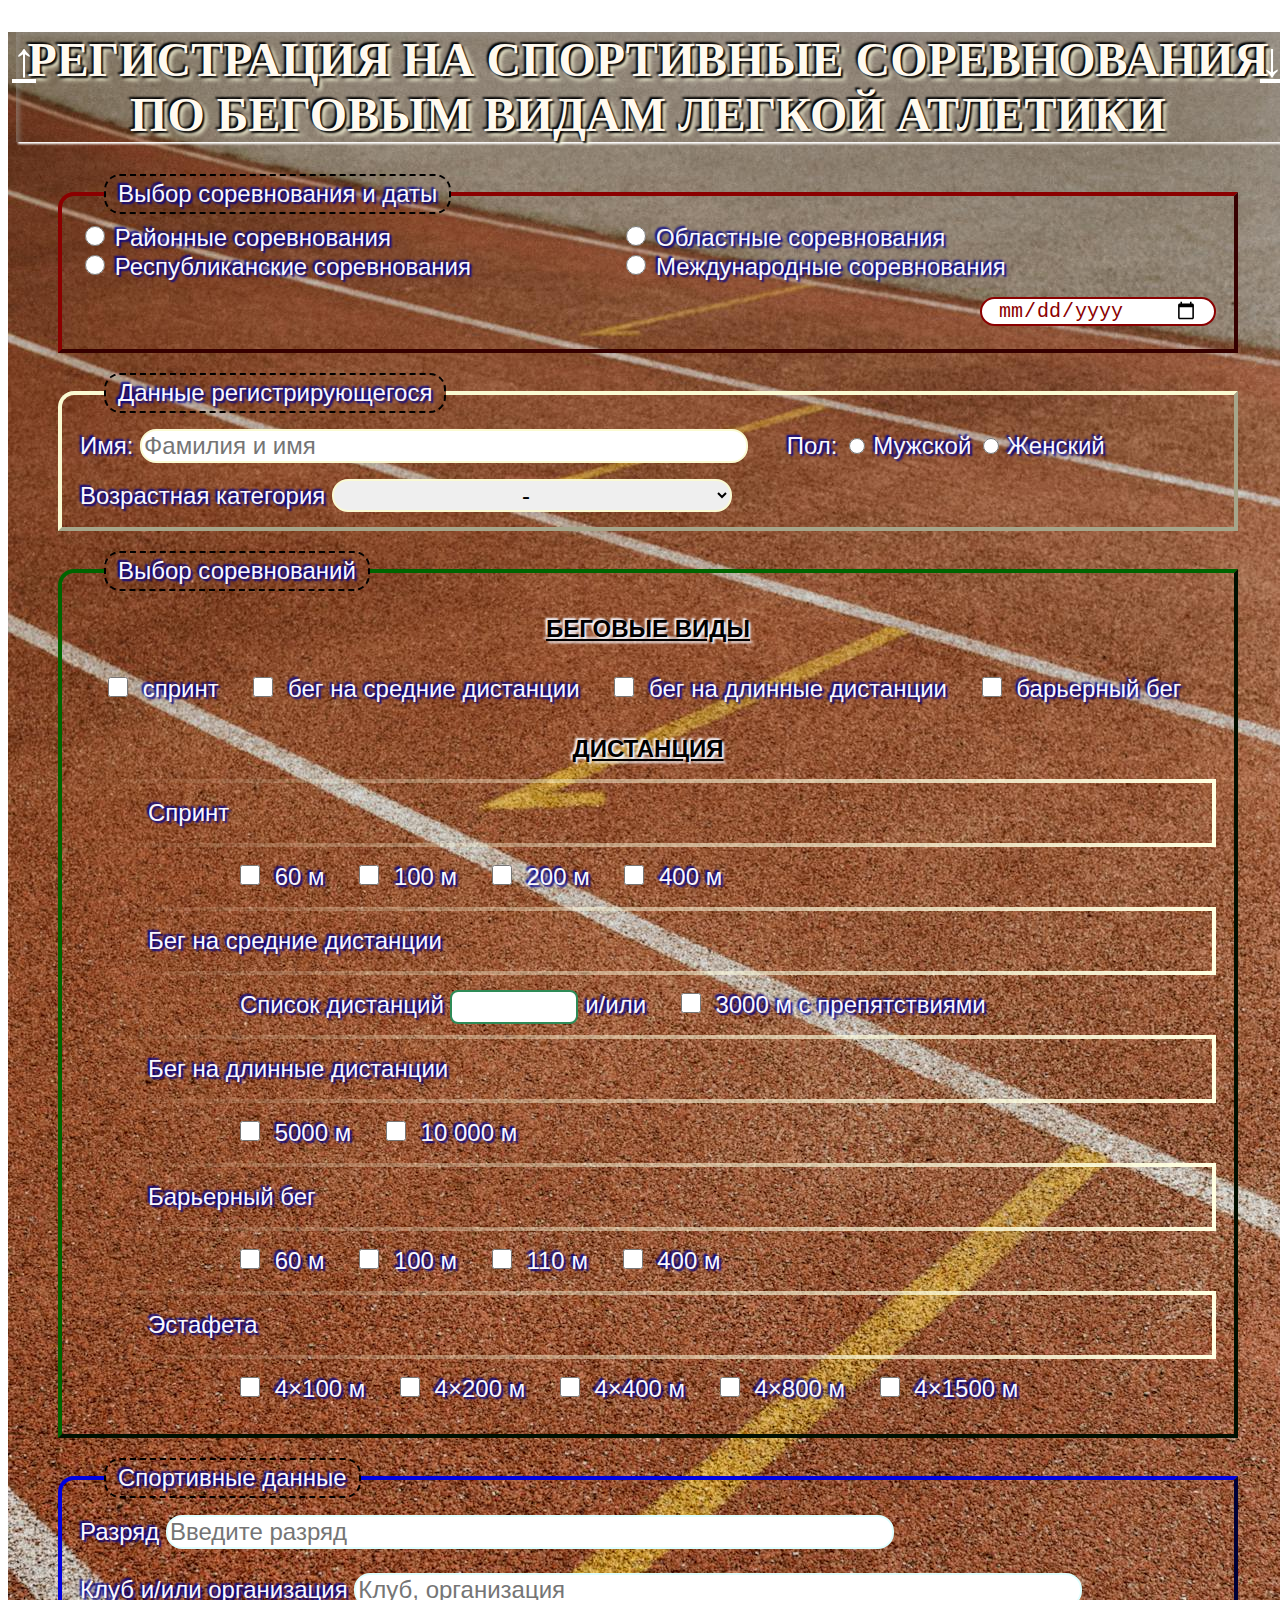
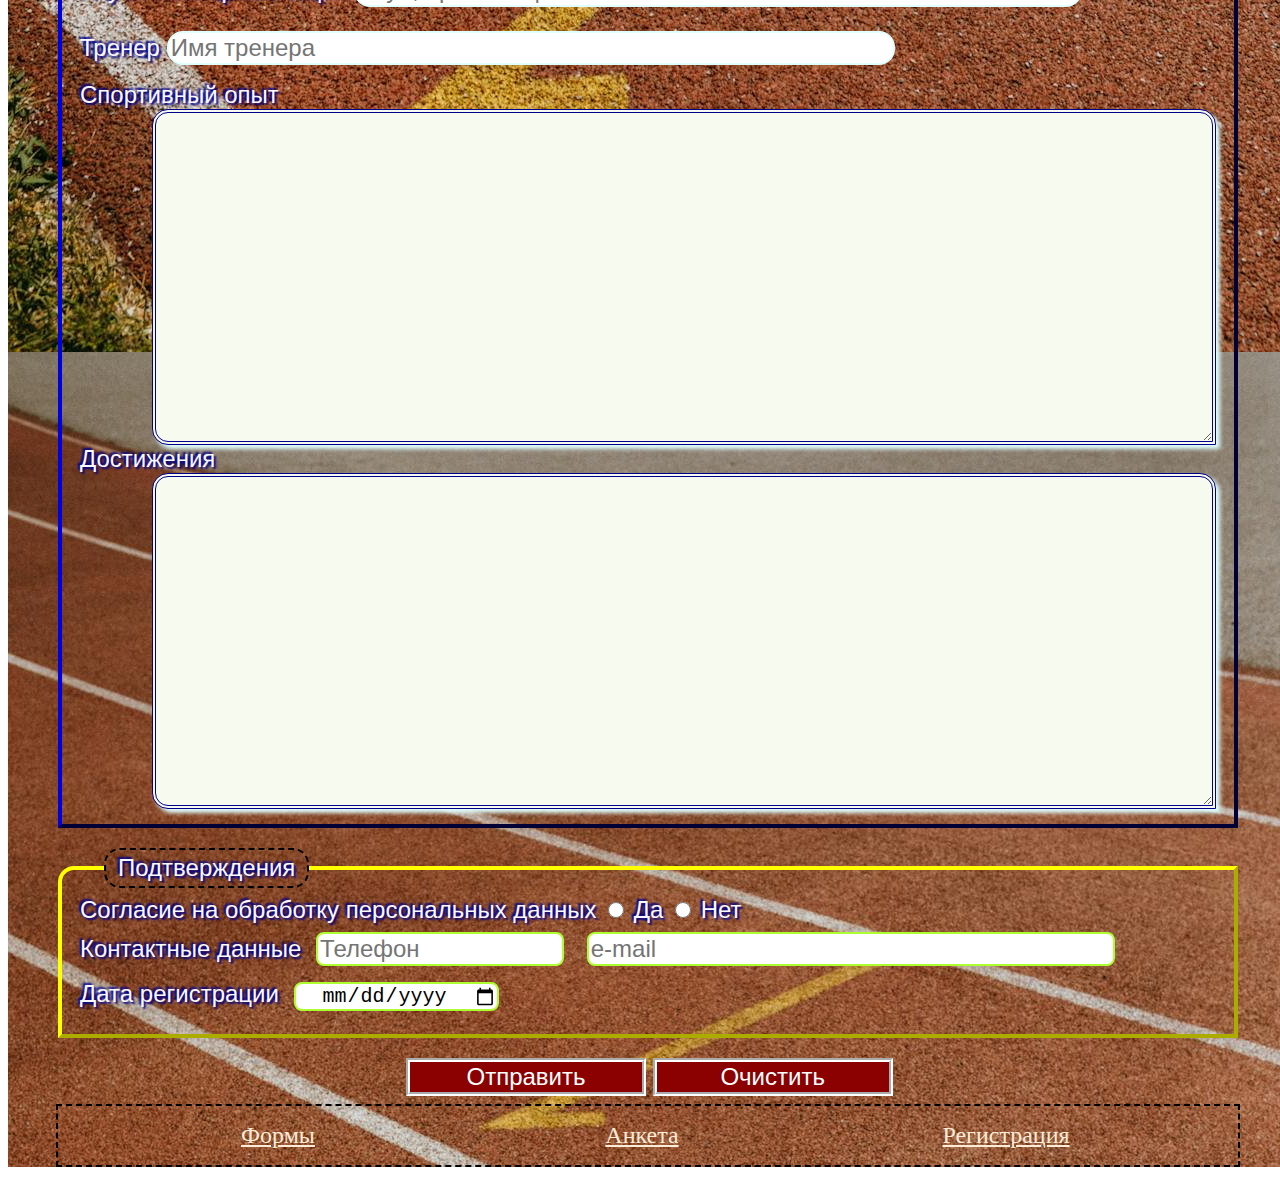
<file: 2/sport_registr.html>
<!DOCTYPE html>
<html>
<head>
	<meta charset="utf-8">
	<title>Регистрация на спортивные соревнования</title>
	<link rel="stylesheet" type="text/css" href="running.css">
</head>
<body>
<a id="top"></a>

	<div class="wrapper">
		<header>
			<h1>Регистрация на спортивные соревнования по беговым видам легкой атлетики</h1>
		</header>
		<aside>
			<nav>
				<a class="a_left" href="#top">&#8593;</a>
				<a class="a_right" href="#bottom">&#8595;</a>
			</nav>
		</aside>
		<main>
			<form>
				<fieldset class="fieldset_1">
					<legend>Выбор соревнования и даты</legend>
					<input type="radio" name="radiochoice" value="1">
					<label>Районные соревнования</label>
					<input type="radio" name="radiochoice" value="2">
					<label>Областные соревнования</label><br>
					<input type="radio" name="radiochoice" value="3">
					<label>Республиканские соревнования</label>
					<input type="radio" name="radiochoice" value="4">
					<label>Международные соревнования</label>
					<input type="date" name="date" value="dd.mm.yyyy">
				</fieldset>
				<fieldset class="fieldset_2">
					<legend>Данные регистрирующегося</legend>
					<label>Имя:</label>
					<input type="text" name="name_surname" placeholder="Фамилия и имя">
					<label>Пол:</label>
					<input type="radio" name="gender" value="m">Мужской
					<input type="radio" name="gender" value="w">Женский
					<label>Возрастная категория</label>
					<select>
						<option value="" disabled selected>-</option>
						<option value="1">Детская (до 12 лет)</option>
						<option value="2">Молодежная (от 12 до 18 лет)</option>
						<option value="3">Взрослая (18+ лет)</option>
					</select>
				</fieldset>
				<fieldset class="fieldset_3">
					<legend>Выбор соревнований</legend>
					<label class="label_text">Беговые виды</label>
						<input type="checkbox" name="types" value="1">
						<label>спринт</label>
						<input type="checkbox" name="types" value="2">
						<label>бег на средние дистанции</label>
						<input type="checkbox" name="types" value="3">
						<label>бег на длинные дистанции</label>
						<input type="checkbox" name="types" value="4">
						<label>барьерный бег</label>
					<label class="label_text">Дистанция</label>
						<label class="label_display">Спринт</label>
							<input class="input_margin" type="checkbox" name="distance1" value="1">
							<label>60 м</label>
							<input type="checkbox" name="distance1" value="2">
							<label>100 м</label>
							<input type="checkbox" name="distance1" value="3">
							<label>200 м</label>
							<input type="checkbox" name="distance1" value="4">
							<label>400 м</label>
						<label class="label_display">Бег на средние дистанции</label>
							<label class="input_margin">Список дистанций</label>
							<input type="number" name="distance2" min="800" max="3000" step="200"> и/или
							<input type="checkbox" name="distance2" value="1">
							<label>3000 м с препятствиями</label>
						<label class="label_display">Бег на длинные дистанции</label>
							<input class="input_margin" type="checkbox" name="distance3" value="1">
							<label>5000 м</label>
							<input type="checkbox" name="distance3" value="2">
							<label>10 000 м</label>
						<label class="label_display">Барьерный бег</label>
							<input class="input_margin" type="checkbox" name="distance4" value="1">
							<label>60 м</label>
							<input type="checkbox" name="distance4" value="2">
							<label>100 м</label>
							<input type="checkbox" name="distance4" value="3">
							<label>110 м</label>
							<input type="checkbox" name="distance4" value="4">
							<label>400 м</label>
						<label class="label_display">Эстафета</label>
							<input class="input_margin" type="checkbox" name="distance5" value="1">
							<label>4×100 м</label>
							<input type="checkbox" name="distance5" value="2">
							<label>4×200 м</label>
							<input type="checkbox" name="distance5" value="3">
							<label>4×400 м</label>
							<input type="checkbox" name="distance5" value="4">
							<label>4×800 м</label>
							<input type="checkbox" name="distance5" value="4">
							<label>4×1500 м</label>
				</fieldset>
				<fieldset class="fieldset_4">
					<legend>Спортивные данные</legend>
					<label>Разряд</label>
					<input type="text" name="sports_category" placeholder="Введите разряд"><br>
					<label>Клуб и/или организация</label>
					<input type="text" name="club_org" placeholder="Клуб, организация"><br>
					<label>Тренер</label>
					<input type="text" name="coach" placeholder="Имя тренера"><br>
					<label>Спортивный опыт</label>
					<textarea name="exp" rows="12" cols="72"></textarea>
					<label>Достижения</label>
					<textarea name="exp" rows="12" cols="72"></textarea>
				</fieldset>
				<fieldset class="fieldset_5">
					<legend>Подтверждения</legend>
					<label>Согласие на обработку персональных данных</label>
					<input type="radio" name="yes_no" value="yes">
					<label>Да</label>
					<input type="radio" name="yes_no" value="no">
					<label>Нет</label><br>
					<label>Контактные данные</label>
					<input class="input_field" type="tel" name="telephone" placeholder="Телефон">
					<input class="input_field" type="email" name="email" placeholder="e-mail"><br>
					<label>Дата регистрации</label>
					<input class="input_field" type="date" name="date">
				</fieldset>

				<input class="submit_reset margin_left" type="submit" value="Отправить">
				<input class="submit_reset" type="reset" value="Очистить">
			</form>
		</main>
		<footer>
			<nav>
				<ul>
					<li><a href="index.html">Формы</a></li>
					<li><a href="ankett.html">Анкета</a></li>
					<li><a href="registr.html">Регистрация</a></li>
				</ul>
			</nav>
		</footer>
	</div>

<a id="bottom"></a>
</body>
</html>
</file>
<file: styles.css>
*{
	box-sizing: border-box;
	margin: 0;
	padding: 0;
}

html{
	font-family: 'Roboto', sans-serif;
	font-size: 50px;
	text-align: center;
	color: #3d0808;
}

.wrapper {
	display: flex;
	flex-direction: column;
	min-height: 100vh;
}

header{
	font-family: 'Courier New', Courier, monospace;
	font-size: 54px;
	padding: 24px 0px;
	background: linear-gradient(to right, #acd2ed, #6ca3cb, #3b9ade)
}

.container{
	flex: 1;
	padding-top: 16px;
	background: url('img/AdobeStock.jpeg') center/cover no-repeat;
	text-shadow: 2px 2px 2px #0e79a7;
	font-size: 50px;
	font-weight: bold;
}

.my_projects {
	margin-top: 48px;
	display: block;
	left: 10px;
	font-size: 46px;
	font-weight: 500;
}

.my_projects a{
	color: #39bedc;
	text-shadow: 2px 2px 2px #3d0808;
}

footer {
	background: linear-gradient(to left, #acd2ed, #6ca3cb, #3b9ade)
}
</file>
<file: 1/style.css>
html {
	font-size: 16px;
}
body {
	background-color: #FFF0DC;
}
.wrapper {
	margin: 0 2.5%;/*32/1280*/
}
a {
	text-decoration: none;
	color: #131010;
}

#menu_toggle {
	display: none;
}

/*-------------------- Header --------------------*/
header {
	display: flex;
	justify-content: space-between;
	height: 78px;
	margin: 24px 0;
	font-size: 1.5rem;
}
header div {
	display: flex;
}
.logo_header {
	width: 16%;
	justify-content: center;
	align-items: center;
}
.logo_header img, .logo_footer img {
	width: 100%;
	max-height: 100%;
/*	object-fit: cover;*/
}
.nav_reg {
	width: 75%;
	padding: 0 8px;
	justify-content: space-between;
	align-items: center;
}
header nav {
	width: 66%;
	box-sizing: border-box;
	display: flex;
	justify-content: space-between;
}
.cta_nav {
	justify-content: center;
	width: 26%;
	padding: 2px 16px;
	font-size: 2rem;
	background-color: #8DEEFF;
	border: 4px solid #0181DC;
	border-radius: 8px;
}
.cta_nav a, .cta_hero a, .cta_discount a, .cta_comment a {
	color: #780202;
}
/*-------------------- Header End --------------------*/
/*-------------------- Main --------------------*/
main {
	display: flex;
	flex-direction: column;
}
/*------------------Hero Section------------------*/
.hero {
	position: relative;
	height: 878px;
	background-image: url('Images/hero_bg.jpg');
	background-size: cover;
	background-position: center;
    background-repeat: no-repeat;
    margin-bottom: 40px;
}
.title {
	width: 56%;
	position: absolute; 
	top: 16%;
/*	transform: translate(-50%, -50%);*/
}
h1 {
	margin-bottom: 24px;
	padding-right: 64px;
	font-size: 6rem;
	text-align: center;
	color: #F0BB78;
	text-shadow: 1px 1px #543A14, -1px -1px #543A14;
}
.hero p {
	margin: 0;
	padding-left: 32px;
	font-size: 2.5rem;
	color: #543A14;
	text-align: center;
}
.hero span {
	font-size: 2.5rem;
	color: #EE0404;
	text-shadow: 1px 1px 1px black, -1px -1px 1px black;
}
.cta_hero {
	box-sizing: border-box;
	width: 42%;
	height: 92px;
	font-size: 2.25rem;
	line-height: 80px;
	text-align: center;
	padding: 2px 16px;
	background-color: #8DEEFF;
	border: 4px solid #0181DC;
	border-radius: 8px;
	position: absolute;
	top: 78.5%;
	left: 15%;
}
/*------------------About Us------------------*/
.about_us {
	display: flex;
	flex-direction: column;
	align-items: center;
	margin-bottom: 48px;
}
h2 {
	font-size: 2.5rem;
	color: #543A14;
	margin: 8px 0;
}
.about_us p {
	font-size: 2rem;
	color: #131010;
	text-align: center;
	margin: 0 0 4px 0;
	padding: 0 96px;
}
/*------------------Product------------------*/
.product {
	display: flex;
	flex-direction: column;
	margin-bottom: 20px;
}
.product div {
	display: flex;
}
.left {
	justify-content: flex-start;
}
.right {
	justify-content: flex-end;
}
.type {
	justify-content: space-between;
	width: 87%;
	height: 380px;
	box-sizing: border-box;
	background-color: #F0BB78;
	border: 1px solid #131010;
	margin: 4px 4px 20px;
}
.pics {
	flex-direction: row;
	flex-wrap: wrap;
	align-items: center;
	justify-content: space-between;
	width: 54%;
	padding: 8px;
}
.titles {
	flex-direction: column;
	align-items: center;
	justify-content: space-evenly;
	width: 44%;
}
.pics img {
	width: 48%;
	height: 178px;
}
.titles img {
	width: 100%;
	height: 308px;
}
/*------------------Discount------------------*/
.discount {
	display: flex;
	flex-direction: column;
	text-align: center;
	margin-bottom: 16px;
}
.discount div {
	display: flex;
}
.discount h2 {
	color: #EE0404;
}
.discount p {
	font-size: 1.75rem;
	color: #131010;
	margin: 0px 24px;
}
.offers {
	margin: 24px 0;
	justify-content: flex-start;
}
.offers div {
	flex-direction: column;
	width: 32%;
	min-height: 324px;
	margin: 0 12px;
	background-color: #F0BB78;
}
h3 {
	font-size: 1.75rem;
	color: #543A14;
	text-shadow: 1px 1px 1px #131010, -1px -1px 1px #131010;
	margin: 8px 0;
	padding: 4px 6px;
}
.offers p {
	font-size: 1.5rem;
	text-align: left;
	margin: 4px 12px;
	padding: 4px 8px;
}
.ctas {
	margin: 24px 0;
	justify-content: space-evenly;
}
.cta_discount {
	box-sizing: border-box;
	width: 32%;
	height: 75px;
	font-size: 2rem;
	line-height: 63px;
	padding: 2px 16px;
	background-color: #8DEEFF;
	border: 4px solid #0181DC;
	border-radius: 16px;
	justify-content: center;
}
.cta_point {
	box-sizing: border-box;
	width: 32%;
	height: 75px;
	font-size: 2rem;
	line-height: 63px;
	padding: 2px 16px;
	color: #F0BB78;
	text-shadow: 1px 1px #131010, -1px -1px #131010;
	border: 4px solid #543A14;
	border-radius: 16px;
	justify-content: center;
}
/*------------------Contact------------------*/
.contact {
	display: flex;
	flex-direction: column;
	text-align: center;
}
.contact div {
	display: flex;
}
.contact p, h4 {
	margin: 4px 0 12px;
	font-size: 1.5rem;
	color: #131010;
}
.contact_tables {
	margin: 16px 0;
	justify-content: center;
}
.contact_info {
	box-sizing: border-box;
	flex-direction: column;
	text-align: center;
	width: 41%;
	min-height: 208px;
	margin: 0 12px;
	padding: 4px 4.2%;
	background-color: #F0BB78;
}
.schedule {
	flex-direction: column;
	margin: 4px 0 12px;
}
.schedule p {
	margin: 0;
}
.logos {
	height: 64px;
	justify-content: space-evenly;
	align-items: center;
}
.logos img {
	max-width: 60px;
	max-height: 60px;
}
.logos p {
	padding: 0 36px;
}
.map img {
	max-width: 100%;
	height: auto;
}
/*------------------Comment------------------*/
.comment {
	display: flex;
	flex-direction: column;
	margin: 40px 0 0;
	padding: 0 16px;
	background-color: #F0BB78;
}
.comment div {
	display: flex;
}
.users {
	flex-direction: column;
	align-self: center;
	width: 72%;
}
.users div {
	flex-direction: column;
	width: 68%;
	margin: 0 0 16px;
	background-color: #FFF0DC;
}
.users p {
	margin: 2px 4px 2px 24px;
	font-size: 1.25rem;
}
.users .name {
	margin: 2px 0;
	font-size: 1.5rem;
}
.users .row2 {
	margin-left: 96px;
}
.users .row3 {
	margin-left: 192px;
}
.cta_comment {
	box-sizing: border-box;
	width: 28%;
	height: 75px;
	font-size: 2rem;
	line-height: 63px;
	padding: 2px 16px;
	background-color: #8DEEFF;
	border: 4px solid #0181DC;
	border-radius: 24px;
	justify-content: center;
	align-self: flex-end;
	margin-bottom: 16px;
}
/*------------------Pic------------------*/
.pic {
	display: flex;
	margin: 48px 0;
	justify-content: space-between;
}
.pic img {
	max-width: 284px;
	max-height: 284px;
}
/*------------------FAQ------------------*/
.faq {
	display: flex;
	flex-direction: column;
	justify-content: space-between;
}
.faq div {
	display: flex;
	flex-direction: column;
	justify-content: space-between;
}
.faq h2 {
	align-self: flex-end;
	margin-right: 48px;
}
.questions div {
	width: 82%;
	background-color: #F0BB78;
	margin: 0 0 24px;
}
.faq p {
	margin: 2px 4px;
	font-size: 1.5rem;
}
.faq .answer {
	margin: 2px 4px 2px 80px;
	padding-right: 8px;
	font-size: 1.25rem;
}
/*-------------------- Main End --------------------*/
/*-------------------- Footer --------------------*/
footer {
	display: flex;
	justify-content: space-between;
	height: 78px;
	margin: 24px 0;
	font-size: 1.5rem;
}
footer div {
	display: flex;
}
.logo_footer {
	width: 16%;
	justify-content: center;
	align-items: center;
}
footer nav {
	width: 76%;
	box-sizing: border-box;
	display: flex;
	justify-content: space-between;
	align-items: center;
}
footer .logos {
	width: 18%;
	justify-content: space-between;
}
/*-------------------- Footer End --------------------*/

/*-------------------- Form --------------------*/
.form {
	display: none;
	position: fixed;
	top: 10px;
	width: 90%;
	max-width: 880px;
	height: 90vh;
	align-self: center;
	background-color: #F0BB78;
	color: #543A14;
	border: 1px solid #131010;
	padding: 0px 0.5%;
	overflow-y: auto;
}
form {
	display: flex;
	flex-direction: column;
}
legend {
	font-size: 2.5rem;
	text-align: center;
	margin: 32px 0 16px;
}
label {
	font-size: 2rem;
	margin-bottom: 4px;
}
.form input {
	margin-bottom: 12px;
	height: 60px;
	border: 1px solid #FFF0DC;
	border-radius: 16px;
	background-color: #FFF0DC;
	font-size: 1.5rem;
	padding-left: 8px;
}
.form div {
	display: flex;
	justify-content: space-evenly;
	margin-bottom: 16px;
}
.form button {
	max-width: 240px;
	padding: 4px 16px;
	font-size: 2rem;
	color: #FFF0DC;
	text-shadow: 1px 1px #F0BB78, -1px -1px #F0BB78;
	background-color: #131010;
	border: 4px solid #543A14;
	border-radius: 16px;
}
#close_form {
	position: absolute;
	top: 2px;
	left: 2px;
	font-size: 1rem;
	cursor: pointer;
}
/*-------------------- Form End --------------------*/

/*-------------------- Media Queries --------------------*/
@media (min-width: 1408px) {
	.wrapper {
		width: 1408px;
		margin: 0 auto;
	}
}
@media (max-width: 1220px) and (min-width: 1024px) {
	.wrapper {
		margin: 0 2%;
	}
	/*------------------Hero Section------------------*/
	.hero {
		height: 486px;
	}
	.title {
		width: 52%;
		top: 10%;
	}
	h1 {
		margin-bottom: 8px;
		font-size: 4rem;
		padding-left: 48.5px;
	}
	.hero p {
		font-size: 2rem;
		padding-left: 16px;
	}
	.hero span {
		font-size: 2rem;
	}
	.cta_hero {
		width: 40%;
		height: 65px;
		font-size: 1.75rem;
		line-height: 53px;
		top: 78.5%;
		left: 15%;
	}
	/*------------------About Us------------------*/
	.about_us p {
		padding: 0 48px;
	}
	/*------------------Product------------------*/
	.pics {
		width: 53%;
	}
	/*------------------Discount------------------*/
	.offers div {
		min-height: 440px;
	}
	.offers p {
		text-align: center;
	}
	.ctas {
		margin: 24px 0;
		justify-content: space-evenly;
	}
	.cta_discount {
		width: 42%;
	}
	.cta_point {
		width: 42%;
	}
	/*------------------Contact------------------*/
	.contact_tables {
		justify-content: space-between;
	}
	.contact_info {
		width: 43%;
		padding: 4px 2%;
	}
	.logos {
		justify-content: space-between;
		padding: 0 8px;
	}
	/*------------------Comment------------------*/
	.users {
		width: 84%;
	}
	.users div {
		width: 72%;
	}
	.users .row2 {
		margin-left: 80px;
	}
	.users .row3 {
		margin-left: 160px;
	}
	.cta_comment {
		width: 36%;
		padding: 2px 16px;
	}
	/*------------------Pic------------------*/
	.pic img {
		max-width: 227px;
		max-height: 227px;
	}
	/*------------------FAQ------------------*/
	.faq h2 {
		margin-right: 8px;
	}
	.questions div {
		width: 90%;
	}
}
@media (max-width: 1023px) and (min-width: 786px) {
	.nav_reg {
		width: 80%;
	}
	footer .logos {
		width: 24%;
		justify-content: space-evenly;
	}
	/*------------------Hero Section------------------*/
	.hero {
		height: 394px;
	}
	.title {
		width: 48%;
		top: 4%;
	}
	h1 {
		margin-bottom: 8px;
		font-size: 3.5rem;
		padding-left: 32px;
		padding-right: 24%;
	}
	.hero p {
		font-size: 1.5rem;
	}
	.hero span {
		font-size: 1.5rem;
	}
	.cta_hero {
		width: 40%;
		height: 54px;
		font-size: 1.5rem;
		line-height: 42px;
		top: 80%;
	}
	/*------------------About Us------------------*/
	h2 {
		font-size: 2.25rem;
	}
	.about_us p {
		font-size: 1.5rem;
		padding: 0 8px;
	}
	/*------------------Product------------------*/
	.type {
		width: 100%;
		height: 380px;
	}
	.pics {
		width: 66%;
	}
	.titles {
		width: 32%;
		overflow: hidden;
	}
	.titles img {
		width: auto;
	}
	/*------------------Discount------------------*/
	.discount p {
		font-size: 1.5rem;
		text-align: center;
		margin: 0px 8px;
	}
	.offers {
		justify-content: space-between;
	}
	.offers div {
		width: 46.5%;
		min-height: 408px;
		margin: 0 8px;
	}
	.cta_discount {
		width: 40%;
		font-size: 2rem;
		line-height: 63px;
		padding: 0 4px;
	}
	.cta_point {
		width: 40%;
		font-size: 1.75rem;
		line-height: 63px;
		padding: 0 4px;
	}
	/*------------------Contact------------------*/
	.contact_tables {
		justify-content: space-between;
	}
	.contact_info {
		width: 39%;
		min-height: 282px;
		margin: 0 12px;
		padding: 4px 16px;
	}
	.contact_info a {
		overflow-wrap: break-word;
/*		word-break: break-word;*/
	}
	.schedule {
		flex-direction: column;
		margin: 4px 0 12px;
	}
	.logos {
		padding: 0 12px;
	}
	/*------------------Comment------------------*/
	.comment {
		padding: 0 0 0 16px;
	}
	.users {
		align-self: flex-end;
		width: 91%;
	}
	.users div {
		width: 89%;
	}
	.users p {
		margin: 2px 4px 2px 32px;
	}
	.users .row1 {
		align-self: flex-start;
	}
	.users .row2 {
		align-self: center;
		margin-left: 0;
	}
	.users .row3 {
		align-self: flex-end;
		margin-left: 0;
	}
	.cta_comment {
		width: 48%;
		height: 57px;
		line-height: 45px;
		justify-content: center;
		align-self: center;
	}
	/*------------------Pic------------------*/
	.pic {
		flex-wrap: wrap;
		margin-bottom: 28px;
	}
	.pic img {
		max-width: 226px;
		max-height: 226px;
		aspect-ratio: 1 / 1;
		margin-bottom: 20px;
	}
	/*------------------FAQ------------------*/
	.faq h2 {
		margin-right: 8px;
	}
	.questions div {
		width: 90%;
	}
	.faq .answer {
		margin: 2px 4px 2px 40px;
		padding-right: 4px;
	}
}
@media (max-width: 785px) and (min-width: 481px) {
	.wrapper {
		margin: 0 0.5%;
	}
	.logo_header {
		width: 24.5%;
	}
	.nav_reg {
		width: 64%;
	}
	.cta_nav {
		justify-content: center;
		width: 200px;
	}

	#menu_toggle {
	  opacity: 0;
	}
	/* стилизуем кнопку */
	.menu_btn {
	  display: flex; /* используем flex для центрирования содержимого */
	  align-items: center;  /* центрируем содержимое кнопки */
	  position: fixed;
	  top: 44px;
	  right: 20px;
	  width: 36px;
	  height: 36px;
	  cursor: pointer;
	  z-index: 2;
	}
	/* добавляем "бургер" */
	.menu_btn > span,
	.menu_btn > span::before,
	.menu_btn > span::after {
	  display: block;
	  position: absolute;
	  width: 100%;
	  height: 2px;
	  background-color: #131010;
	}
	.menu_btn > span::before {
	  content: '';
	  top: -8px;
	}
	.menu_btn > span::after {
	  content: '';
	  top: 8px;
	}
	/* контейнер меню */
	.menu_box {
	  display: block;
	  position: fixed;
	  visibility: hidden;
	  top: 0;
	  right: -100%;
	  width: 200px;
	  height: 360px;
	  margin: 0;
	  padding: 80px 0;
	/*  list-style: none;*/
	  text-align: center;
	  background-color: #F0BB78;
	  box-shadow: 1px 0px 6px rgba(0, 0, 0, .2);
	  z-index: 1;
	}
	/* элементы меню */
	.menu_item {
	  display: block;
	  padding: 12px 24px;
	  font-weight: 600;
	}
	.menu_item:hover {
	  background-color: #FFF0DC;
	}

	/*строка .menu_btn > span

	> комбинатор находит прямых потомков элементов отобранных первым селектором.

	Открыть / закрыть меню
	 
	Реализация открытия / закрытия меню только на CSS, используя чекбокс?*/

	#menu_toggle:checked ~ .menu_btn > span {
	  transform: rotate(45deg);
	}
	#menu_toggle:checked ~ .menu_btn > span::before {
	  top: 0;
	  transform: rotate(0);
	}
	#menu_toggle:checked ~ .menu_btn > span::after {
	  top: 0;
	  transform: rotate(90deg);
	}
	#menu_toggle:checked ~ .menu_box {
	  visibility: visible;
	  right: 0;
	}
	.menu_btn > span,
	.menu_btn > span::before,
	.menu_btn > span::after {
	  transition-duration: .25s;
	}
	.menu_box {
	  transition-duration: .25s;
	}
	.menu_item {
	  transition-duration: .25s;
	}

	.logo_footer {
		width: 19.5%;
	}
	footer .nav_reg {
		width: 79.5%;
		box-sizing: border-box;
		display: flex;
		justify-content: center;
		align-items: center;
	}
	footer .nav_reg nav {
		width: 62%;
		display: flex;
		justify-content: center;
		flex-wrap: wrap;
	}
	footer .nav_reg nav a {
		padding: 0 4px;
	}
	footer .logos {
		width: 34%;
		justify-content: space-evenly;
		padding: 0 0 0 2px;
	}
	/*------------------Hero Section------------------*/
	.hero {
		height: 394px;
	}
	.title {
		width: 48%;
		top: 10%;
	}
	h1 {
		margin-bottom: 8px;
		font-size: 2.5rem;
		padding-left: 8px;
		padding-right: 15%;
	}
	.hero p {
		font-size: 1.25rem;
		padding-left: 8px;
		padding-right: 4%;
	}
	.hero span {
		font-size: 1.25rem;
	}
	.cta_hero {
		width: 320px;
		height: 54px;
		font-size: 1.5rem;
		line-height: 42px;
		top: 80%;
	}
	/*------------------About Us------------------*/
	h2 {
		font-size: 2.25rem;
	}
	.about_us p {
		font-size: 1.5rem;
		padding: 0 8px;
	}
	/*------------------Product------------------*/
	.type {
		width: 100%;
		height: 380px;
	}
	.pics {
		width: 66%;
	}
	.titles {
		width: 32%;
		overflow: hidden;
	}
	.titles img {
		width: auto;
	}
	/*------------------Discount------------------*/
	.discount p {
		font-size: 1.5rem;
		text-align: center;
		margin: 0px 8px;
	}
	.offers {
		justify-content: space-between;
	}
	.offers div {
		width: 46.5%;
		min-height: 408px;
		margin: 0 8px;
	}
	.cta_discount {
		width: 40%;
		font-size: 2rem;
		line-height: 31px;
		padding: 0 12px;
	}
	.cta_point {
		width: 40%;
		font-size: 1.75rem;
		line-height: 31px;
		padding: 0 1.5%;
	}
	/*------------------Contact------------------*/
	.contact_tables {
		justify-content: space-between;
	}
	.contact_info {
		width: 39%;
		min-height: 282px;
		margin: 0 12px;
		padding: 4px 16px;
	}
	.contact_info a {
		overflow-wrap: break-word;
		/*word-break: break-word;*/
	}
	.schedule {
		flex-direction: column;
		margin: 4px 0 12px;
	}
	.logos {
		padding: 0 12px;
		margin-bottom: 8px;
	}
	/*------------------Comment------------------*/
	.comment {
		padding: 0 0 0 16px;
	}
	.users {
		align-self: flex-end;
		width: 91%;
	}
	.users div {
		width: 89%;
	}
	.users p {
		margin: 2px 4px 2px 32px;
	}
	.users .row1 {
		align-self: flex-start;
	}
	.users .row2 {
		align-self: center;
		margin-left: 0;
	}
	.users .row3 {
		align-self: flex-end;
		margin-left: 0;
	}
	.cta_comment {
		width: 354px;
		height: 57px;
		line-height: 45px;
		justify-content: center;
		align-self: center;
	}
	/*------------------Pic------------------*/
	.pic {
		flex-wrap: wrap;
		margin-bottom: 28px;
	}
	.pic img {
		max-width: 226px;
		max-height: 226px;
		aspect-ratio: 1 / 1;
		margin-bottom: 20px;
	}
	/*------------------FAQ------------------*/
	.faq h2 {
		margin-right: 8px;
	}
	.questions div {
		width: 90%;
	}
	.faq .answer {
		margin: 2px 4px 2px 40px;
		padding-right: 4px;
	}
}
@media (max-width: 480px) and (min-width: 310px) {
	.wrapper {
		margin: 0 0.5%;
	}
	header {
		height: 40px;
		margin: 4px 0;
	}
	.logo_header {
		width: 20%;
	}
	.nav_reg {
		width: 68%;
	}
	.cta_nav {
		justify-content: center;
		width: 128px;
		font-size: 1.25rem;
	}

	#menu_toggle {
	  opacity: 0;
	}
	.menu_btn {
	  display: flex;
	  align-items: center;
	  position: fixed;
	  top: 12px;
	  right: 10px;
	  width: 36px;
	  height: 36px;
	  cursor: pointer;
	  z-index: 2;
	}
	.menu_btn > span,
	.menu_btn > span::before,
	.menu_btn > span::after {
	  display: block;
	  position: absolute;
	  width: 100%;
	  height: 2px;
	  background-color: #131010;
	}
	.menu_btn > span::before {
	  content: '';
	  top: -8px;
	}
	.menu_btn > span::after {
	  content: '';
	  top: 8px;
	}
	.menu_box {
	  display: block;
	  position: fixed;
	  visibility: hidden;
	  top: 0;
	  right: -100%;
	  width: 200px;
	  height: 360px;
	  margin: 0;
	  padding: 80px 0;
	  text-align: center;
	  background-color: #F0BB78;
	  box-shadow: 1px 0px 6px rgba(0, 0, 0, .2);
	  z-index: 1;
	}
	.menu_item {
	  display: block;
	  padding: 12px 24px;
	  font-weight: 600;
	}
	.menu_item:hover {
	  background-color: #FFF0DC;
	}
	#menu_toggle:checked ~ .menu_btn > span {
	  transform: rotate(45deg);
	}
	#menu_toggle:checked ~ .menu_btn > span::before {
	  top: 0;
	  transform: rotate(0);
	}
	#menu_toggle:checked ~ .menu_btn > span::after {
	  top: 0;
	  transform: rotate(90deg);
	}
	#menu_toggle:checked ~ .menu_box {
	  visibility: visible;
	  right: 0;
	}
	.menu_btn > span,
	.menu_btn > span::before,
	.menu_btn > span::after {
	  transition-duration: .25s;
	}
	.menu_box {
	  transition-duration: .25s;
	}
	.menu_item {
	  transition-duration: .25s;
	}

	footer {
		margin: 0;
	}
	.logo_footer {
		width: 36%;
	}
	footer .nav_reg {
		width: 60%;
		box-sizing: border-box;
		display: flex;
		justify-content: flex-end;
		align-items: center;
	}
	footer .nav_reg nav {
		display: none;
	}
	footer .logos {
		width: 75%;
		flex-direction: row;
		justify-content: space-evenly;
		padding: 0 2px;
	}
	/*------------------Hero Section------------------*/
	.hero {
		height: 268px;
		margin: 0;
	}
	.title {
		width: 54%;
		top: 10%;
	}
	h1 {
		margin-bottom: 4px;
		font-size: 2rem;
		padding: 0 8px;
	}
	.hero p {
		font-size: 1rem;
		padding: 0 8px;
	}
	.hero span {
		font-size: 1rem;
	}
	.cta_hero {
		width: 47%;
		height: 48px;
		font-size: 1.25rem;
		line-height: 18px;
		padding: 0 3%;
		top: 80%;
		left: 51%;
	}
	/*------------------About Us------------------*/
	.about_us {
		margin: 8px 0;
	}
	h2 {
		font-size: 2.25rem;
	}
	.about_us p {
		font-size: 1.5rem;
		padding: 0 8px;
	}
	/*------------------Product------------------*/
	.product {
		margin-bottom: 0;
	}
	.left, .right {
		justify-content: center;
	}
	.type {
		width: 100%;
		height: auto;
		flex-direction: column;
		justify-content: space-evenly;
		align-items: center;
	}
	.pics {
		width: 96%;
	}
	.pics img {
		width: 45%;
		margin: 4px;
	}
	.titles {
		width: 96%;
		overflow: hidden;
	}
	.titles img {
		width: auto;
	}
	/*------------------Discount------------------*/
	.discount {
		margin-bottom: 8px;
	}
	.discount p {
		font-size: 1.5rem;
		text-align: center;
		margin: 0px 8px;
	}
	.offers {
		flex-direction: column;
		justify-content: center;
		align-items: center;
		margin: 8px 0;
	}
	.offers div {
		width: 98.5%;
		min-height: 208px;
		margin: 8px 0;
	}
	.ctas {
		flex-direction: column;
		align-items: center;
		margin: 16px 0;
	}
	.cta_discount {
		width: 64%;
		font-size: 2rem;
		line-height: 31px;
		padding: 0 12px;
		margin-bottom: 8px;
	}
	.cta_point {
		width: 64%;
		font-size: 1.75rem;
		line-height: 31px;
		padding: 0 1.5%;
	}
	/*------------------Contact------------------*/
	.contact_tables {
		flex-direction: column;
		justify-content: space-between;
		align-items: center;
	}
	.contact_info {
		width: 98%;
		min-height: 196px;
		margin: 4px;
		padding: 2px 4px;
	}
	.contact_info a {
		overflow-wrap: break-word;
	}
	.schedule {
		flex-direction: column;
		margin: 2px 0 4px;
	}
	.logos {
		flex-direction: column;
		align-items: center;
		height: auto;
		padding: 0 4px;
	}
	/*------------------Comment------------------*/
	.comment {
		padding: 0 0 0 16px;
		margin: 8px 0;
	}
	.users {
		align-self: flex-end;
		width: 91%;
	}
	.users div {
		width: 89%;
	}
	.users p {
		margin: 2px 4px 2px 32px;
	}
	.users .row1 {
		align-self: flex-start;
	}
	.users .row2 {
		align-self: center;
		margin-left: 0;
	}
	.users .row3 {
		align-self: flex-end;
		margin-left: 0;
	}
	.cta_comment {
		width: 88%;
		height: 57px;
		font-size: 1.5rem;
		line-height: 45px;
		justify-content: center;
		align-self: center;
	}
	/*------------------Pic------------------*/
	.pic {
		flex-wrap: wrap;
		margin: 4px 0;
	}
	.pic img {
		max-width: 47%;
		max-height: 47%;
		aspect-ratio: 1 / 1;
		margin: 4px;
	}
	/*------------------FAQ------------------*/
	.faq h2 {
		margin-right: 8px;
	}
	.questions div {
		width: 90%;
	}
	.faq .answer {
		margin: 2px 4px 2px 40px;
		padding-right: 4px;
	}

	/*-------------------- Form --------------------*/
	.form div {
		display: flex;
		flex-direction: column;
		align-items: center;
		margin-bottom: 16px;
	}
	.form button {
		margin-bottom: 8px;
	}
	legend {
		font-size: 2rem;
		text-align: center;
		margin: 32px 0 16px;
	}
	label {
		font-size: 1.5rem;
		margin-bottom: 4px;
	}
	.form input {
		font-size: 1rem;
	}
	.form button {
		font-size: 1.5rem;
	}
	/*-------------------- Form End --------------------*/
}
@media (max-width: 309px) {
	body {
		display: none;
	}
}
</file>
<file: 2/forms.css>
body {
	background-color: lightgray;
}
.wrapper {
	width: 1280px;
	margin: 0px auto;
	border: none;
	background-color: lightgray;
}
/*-----Header-----*/
header {
	background-color: gray;
	height: 400px;
}
img {
	width: 480px;
	height: auto;
	border: 2px outset darkred;
	position: relative;
	left: 50px;
	top: 25px;
}
h1 {
	width: 350px;
	height: 150px;
	text-align: center;
	padding-top: 50px;
	background-color: white;
	word-spacing: 5px;
	position: relative;
	left: 800px;
	bottom: 125px;
}
/*-----Header End-----*/
/*-----Aside-----*/
aside {
	position: fixed;
	top: 10px;
	width: 1272px;
	margin: 0px 4px;
}
aside a {
	font-size: 48px;
	color: darkblue;
}
.a_left {
	float: left;
}
.a_right {
	float: right;
}
/*-----Aside End-----*/
/*-----Main-----*/
div {
	border: 2px double darkred;
	margin: 5px 0px;
	padding: 0px 15px;
	background-color: white;
}
div p, div ul {
	margin-left: 50px;
}
div h2 {
	margin-left: 15px;
}
.blue {
	color: darkblue;
}
.red {
	color: darkred;
}
.green {
	color: green;
}
fieldset {
	width: 500px;
	margin: 25px 50px;
	background-color: lightcyan;
}
select {
	text-align: center;
	width: 200px;
}
.p_padding {
	padding-left: 50px;
}
.input_img {
	width: 150px;
	height: auto;
}
ol {
	font-size: 20px;
	font-weight: bolder;
}
/*-----Main End-----*/
/*-----Footer-----*/
footer {
	margin: 8px 48px;
	border: 2px dashed black;
	background-color: white;
}
footer ul {
	margin-left: 0px;
}
footer li {
	display: inline-block;
	width: 360px;
	text-align: center;
}
footer a {
	font-size: 24px;
	color: black;
}
/*-----Footer End-----*/
</file>
<file: 3/style_fix.css>
.wrapper {
	width: 1280px;
	margin: 0px auto;
}
/*-----Header-----*/
header {
	display: inline-block;
	box-sizing: border-box;
	width: 276px;
}
h1 {
	display: inline-block;
	margin: 0px;
	font-family: 'Langar';
	font-size: 40px;
	font-weight: 400;
}
header p {
	display: inline-block;
	margin: 0px;
	position: relative;
	top: 40px;
}
/*-----Header End-----*/
/*-----Aside-----*/
aside {
	display: inline-block;
	box-sizing: border-box;
	width: 1000px;
	padding-left: 132px;
}
aside p {
	display: inline-block;
	margin: 12px;
	font-size: 28px;
	font-weight: bold;
}
aside a {
	text-decoration: none;
	color: black;
}
/*-----Aside End-----*/
/*-----Main-----*/
h2 {
	font-size: 36px;
	font-weight: bold;
	text-align: center;
}
main p {
	font-size: 24px;
	padding: 0px 260px;
	text-align: center;
}
.programs {
	overflow: auto;
}
.programs section {
	float: left;
	box-sizing: border-box;
	border: 1px solid #F0EBEB;
	width: 402px;
	height: 350px;
	margin: 12px;
}
section h3 {
	font-size: 24px;
	font-weight: bold;
	padding: 0px 8px;
}
.programs p {
	height: 136px;
	font-size: 24px;
	padding: 0px 12px 0px 8px;
	text-align: left;
}
section .link_p {
	margin: 0px 88px 12px;
	font-size: 24px;
	width: 200px;
	height: 60px;
	border: 4px solid #F0EBEB;
	border-radius: 16px;
	text-align: center;
	line-height: 60px;
}
.link_p a {
	text-decoration: none;
	color: black;
}
.gallery {
	overflow: auto;
}
.gallery section {
	float: left;
	box-sizing: border-box;
	width: 402px;
	height: 450px;
	margin: 12px;
}
section h4 {
	font-size: 20px;
	text-align: center;
	margin: 12px 1px;
}
.gallery p {
	width: 402px;
	height: 400px;
	padding: 0px;
	margin: 0px;
}
.vertical_img {
	width: 400px;
	height: 400px;
}
.horizontal_img {
	width: 400px;
	height: 300px;
}
/*-----Main End-----*/
/*-----Footer-----*/
footer p {
	display: inline-block;
	box-sizing: border-box;
	border: 1px solid #F0EBEB;
	margin: 24px 10px;
	width: 404px;
	line-height: 50px;
	font-size: 24px;
	font-weight: bold;
	text-align: center;
}
/*-----Footer End-----*/
</file>
<file: 3/style_fluid.css>
/*html {
	font-size: 16px;
}*/
.wrapper {
	width: 100%;/*1920/1280*/
	margin: 0 auto;
}
/*-----Header-----*/
header {
	display: inline-block;
	box-sizing: border-box;
	width: 28.125%;/*360/1280*/
}
h1 {
	display: inline-block;
	width: 76.11111111111111%;/*274/360*/
	margin: 0;
	font-family: 'Langar';
	font-size: 2.5rem;/*40/16*/
	font-weight: 400;
}
header p {
	display: inline-block;
	width: 21.66666666666667%;/*78/360*/
	margin: 0;
	position: relative;
	top: 40px;
}
header img {
	width: 100%;
	height: auto;
}
/*-----Header End-----*/
/*-----Aside-----*/
aside {
	display: inline-block;
	box-sizing: border-box;
	width: 69.6875%;/*892/1280*/
	padding-left: 3.75%;/*48/1280*/
}
aside p {
	display: inline-block;
	margin: 1.34529147982063%;/*12/892*/
	font-size: 1.75rem;/*28/16*/
	font-weight: bold;
}
aside a {
	text-decoration: none;
	color: black;
}
/*-----Aside End-----*/
/*-----Main-----*/
h2 {
	font-size: 2.25rem;/*36/16*/
	font-weight: bold;
	text-align: center;
}
main p {
	font-size: 1.5rem;/*24/16*/
	padding: 0 20.3125%;/*260/1280*/
	text-align: center;
}
.programs {
	overflow: auto;
}
.programs section {
	float: left;
	box-sizing: border-box;
	border: 1px solid #F0EBEB;
	width: 31.40625%;/*402/1280*/
	height: 396px;
	margin: 0.9375% 0.625%;/*12/1280;8/1280*/
}
section h3 {
	height: 21.21212121212121%;/*84/396*/
	font-size: 1.5rem;/*24/16*/
	font-weight: bold;
	padding: 0 0.99502487562189%;/*4/402*/
}
.programs p {
	height: 40.4040404040404%;/*160/396*/
	font-size: 1.5rem;/*24/16*/
	padding: 0 1.99004975124378%;/*8/402*/
	text-align: left;
}
section .link_p {
	margin: 0 21.89054726368159% 2.98507462686567%;/*88/402;12/402*/
	font-size: 1.5rem;/*24/16*/
	width: 49.75124378109453%;/*200/402*/
	height: 15.15151515151515%;/*60/396*/
	border: 4px solid #F0EBEB;
	border-radius: 16px;
	text-align: center;
	line-height: 2.5em;/*60/16(rem);60/24(em)*/
}
.link_p a {
	text-decoration: none;
	color: black;
}
.gallery {
	overflow: auto;
}
.gallery section {
	float: left;
	box-sizing: border-box;
	width: 31.40625%;/*402/1280*/
	height: 450px;
	margin: 0.9375% 0.625%;/*12/1280;8/1280*/
}
section h4 {
	font-size: 1.25rem;/*20/16*/
	text-align: center;
	margin: 2.98507462686567% 1px;/*12/402*/
}
.gallery p {
	box-sizing: border-box;
	width: 100%;/*402*/
	height: 88.88888888888889%;/*400/450*/
	padding: 0;
	margin: 0;
}
.vertical_img {
	width: 90%;
	margin: 0 auto;
	height: 95%;
}
.horizontal_img {
	width: 95%;
	margin: 0 auto;
	height: 70%;
}
/*-----Main End-----*/
/*-----Footer-----*/
footer p {
	display: inline-block;
	box-sizing: border-box;
	border: 1px solid #F0EBEB;
	margin: 1.875% 0.625%;/*24/1280;8/1280*/
	width: 31.25%;/*400/1280*/
	line-height: 2.083333333333333em;/*50/24*/
	font-size: 1.5rem;/*24/16*/
	font-weight: bold;
	text-align: center;
}
/*-----Footer End-----*/
/*-----Media Queries-----*/
@media (min-width: 960px) and (max-width: 1279px) {
	header p {
		top: 25px;
	}
	h2 {
		font-size: 2rem;
	}
	main p {
		font-size: 1.375rem;
		padding: 0 10.15625%;/*130/1280*/
	}
	section h3 {
		font-size: 1.25rem;
	}
	.programs p {
		font-size: 1.25rem;
	}
	.programs section {
		height: 360px;
	}
	.gallery section {
		height: 350px;
	}
	section h4 {
		font-size: 1rem;
	}
	footer p {
		font-size: 1.25rem;
	}
}
@media (min-width: 768px) and (max-width: 959px) {
	h1 {
		font-size: 2rem;
	}
	header p {
		top: 15px;
	}
	aside p {
		font-size: 1.5rem;
	}
	h2 {
		font-size: 1.75rem;
	}
	main p {
		font-size: 1.25rem;
		padding: 0 10.15625%;/*130/1280*/
	}
	section h3 {
		font-size: 1.25rem;
		text-align: center;
	}
	.programs p {
		font-size: 1.25rem;
		text-align: center;
	}
	.programs section {
		width: 48.38709677419355%;/*360/744*/
		height: 344px;
	}
	.gallery section {
		width: 48.38709677419355%;/*360/744*/
		height: 350px;
	}
	section h4 {
		font-size: 1rem;
	}
	footer p {
		font-size: 1.125rem;
	}
}
@media (min-width: 480px) and (max-width: 767px) {
	header {
		width: 50%;/*240/480*/
	}
	h1 {
		font-size: 2rem;
		vertical-align: top;
	}
	header p {
		top: 0;
	}
	aside {
		width: 49%;
		padding-left: 0;
	}
	aside p {
		display: block;
		font-size: 1.375rem;
		text-align: center;
	}
	main p {
		font-size: 1.25rem;
		padding: 0 5%;
	}
	section h3 {
		text-align: center;
		font-size: 1.5rem;
	}
	.programs p {
		height: 32%;/*96/300*/
		text-align: center;
		font-size: 1.25rem;
	}
	section .link_p {
		height: 16%;/*48/300*/
	}
	.programs section {
		width: 95.83333333333333%;/*460/480*/
		height: 300px;
	}
	.gallery section {
		width: 95.83333333333333%;/*460/480*/
		height: 400px;
		border-bottom: 1px solid black;
	}
	section h4 {
		font-size: 1.25rem;
	}
	.vertical_img {
		width: 65%;
	}
	.horizontal_img {
		width: 75%;
	}
	footer p {
		display: block;
		width: 95.83333333333333%;/*460/480*/
		font-size: 1.125rem;
	}
}
@media (max-width: 479px) and (min-width: 320px) {
	header {
		display: block;
		width: 100%;
	}
	h1 {
		vertical-align: top;
		font-size: 2rem;
	}
	header p {
		top: 0px;
	}
	aside {
		display: block;
		width: 100%;
	}
	aside p {
		display: block;
		padding-left: 0;
		text-align: center;
		font-size: 1.375rem;
	}
	main p {
		font-size: 1.25rem;
		padding: 0 5%;
	}
	section h3 {
		text-align: center;
		font-size: 1.25rem;
	}
	.programs p {
		text-align: center;
		font-size: 1.25rem;
	}
	.programs section {
		width: 95.83333333333333%;/*460/480*/
		height: 344px;
	}
	.gallery section {
		width: 95.83333333333333%;/*460/480*/
		height: 300px;
		border-bottom: 1px solid black;
	}
	section h4 {
		font-size: 1.125rem;
	}
	.vertical_img {
		width: 75%;
	}
	.horizontal_img {
		width: 85%;
	}
	footer p {
		display: block;
		width: 95.83333333333333%;/*460/480*/
		font-size: 1rem;
	}
}
@media (max-width: 319px) {
	body {
		display: none;
	}
}
</file>
<file: Drum/style.css>
html {
    font-size: 10px;
    /* background: url(http://i.imgur.com/b9r5sEL.jpg) bottom center; */
    background: url('img/b9r5sEL.jpeg') bottom center;
    background-size: cover;
}
body, html {
    margin: 0;
    padding: 0;
    font-family: sans-serif;
}

.keys {
    display: flex;
    flex: 1;
    min-height: 100vh;
    align-items: center;
    justify-content: center;
}

.key {
    border: .4rem solid black;
    border-radius: .5rem;
    margin: 1rem;
    font-size: 1.5rem;
    padding: 1rem .5rem;
    transition: all .07s ease;
    width: 10rem;
    text-align: center;
    color: white;
    background: rgba(0, 0, 0, 0.4);
    text-shadow: 0 0 .5rem black;
}

.playing {
    transform: scale(1.1);
    border-color: #ffc600;
    box-shadow: 0 0 1rem #ffc600;
}
kbd {
    display: block;
    font-size: 4rem;
}
.sound {
    font-size: 1.2rem;
    text-transform: uppercase;
    letter-spacing: .1rem;
    color: #ffc600;
}
</file>
<file: Zmeika_game/MyStyles.css>
#snake-field {
    display: inline-block;
}
#snake-start, #snake-renew {
    width: 150px;
    padding: 15px;
    color: white;
    background-color: green;
    text-align: center;
    cursor: pointer;
    float: left;
    margin-right: 10px;
}
.game-table {
    border-collapse: collapse;
    background-color: #3e3e3e;
}
td.game-table-cell {
    width: 15px;
    height: 15px;
    border: 1px dotted #eee;
}
.snake-unit {
    background-color: white;
}
.food-unit {
    background-color: red;
}
.buttons {
    display: inline-block;
}
.wrap {
    margin: 30px auto 0;
    text-align: center;
}

#big-map, #small-map, #default {
    width: 100px;
    padding: 5px;
    color: white;
    background-color: green;
    text-align: center;
    cursor: pointer;
    float: left;
    margin-right: 10px;
}
.buttons2 {
    display: inline-block;
}
</file>
<file: 2/ankett.css>
.wrapper {
	width: 1280px;
	margin: 0px auto;
	background: url('Images/background.jpg');
}
/*-----Header-----*/
header {
	font-family: cursive;
	font-size: 36px;
	text-transform: uppercase;
	text-align: center;
	background: linear-gradient(white, green, white, red, white);
	background-clip: text;
	color: transparent;
	box-shadow: 4px 4px 6px darkblue;
	text-shadow: 2px 2px 4px rgba(0, 0, 0, 0.2);
}
/*-----Header End-----*/
/*-----Aside-----*/
aside {
	position: fixed;
	top: 40px;
	width: 1272px;
	margin: 0px 4px;
}
aside a {
	font-size: 48px;
	color: darkred;
}
.a_left {
	float: left;
}
.a_right {
	float: right;
}
/*-----Aside End-----*/
/*-----Main-----*/
.section {
	width: 1200px;
	margin: 16px auto;
	border: 2px dotted darkblue;
}
h2 {
	font-family: cursive;
	font-size: 32px;
	text-transform: uppercase;
	text-align: center;
	text-shadow: 2px 2px 2px white;
}
fieldset {
	border: 4px double indianred;
	margin: 0px 50px 25px;
	padding: 30px 30px;
}
legend {
	font-size: 28px;
	margin-left: 50px;
	padding: 5px 15px;
	border: 2px solid darkblue;
	border-radius: 5px;
	color: white;
	text-shadow: 2px 2px 2px black;
}
label, input {
	display: inline-block;
	margin: 10px 0px;
}
label {
	width: 75px;
	padding-left: 75px;
}
input, select {
	font-size: 16px;
}
b {
	font-size: 20px;
	text-shadow: 2px 2px 2px white;
}
.width_1 {
	width: 600px;
	margin: 0px 75px;
}
.label_1 {
	width: auto;
	margin-right: 5px;
}
.input_1 {
	margin: 0px 10px;
}
.input_2 {
	border-radius: 10px;
	width: 120px;
}
.color_width {
	width: 90px;
}
textarea {
	margin: 10px 0px 30px 75px;
	border: 2px ridge sandybrown;
	border-radius: 5px;
	box-shadow: 2px 2px 4px darkred;
	font-size: 18px;
}
.datetime {
	width: 260px;
	border-radius: 5px;
}
.margin_1 {
	margin-left: 85px;
	margin-right: 10px;
}
.margin_2 {
	margin-left: 75px;
	margin-top: 0px;
	width: 125px;
}
.date {
	width: 140px;
	border-radius: 5px;
}
.left_margin {
	margin-left: 500px;
	margin-bottom: 50px;
}
/*-----Main End-----*/
/*-----Footer-----*/
footer {
	margin: 8px 48px;
	border: 2px dashed black;
}
footer li {
	display: inline-block;
	width: 360px;
	text-align: center;
}
footer a {
	font-size: 24px;
	color: black;
}
/*-----Footer End-----*/
</file>
<file: 2/registr.css>
.wrapper {
	width: 1280px;
	margin: 0px auto;
	box-sizing: border-box;
	background: gray;
	border: 12px solid transparent;
	border-image: repeating-linear-gradient(45deg, #A7CECC, #A7CECC 12px, 
	transparent 12px, transparent 24px, #F8463F 24px, #F8463F 
	36px,transparent 36px, transparent 48px) 12;
}
/*-----Header-----*/
header {
	height: 120px;
	margin: 60px 150px;
	box-sizing: border-box;
	background: #A7CECC;
	border: 20px solid transparent;
	border-image: linear-gradient(#F8463F, #F8463F);
}
h1 {
	font-size: 40px;
	font-weight: 900;
	text-transform: uppercase;
	text-align: center;
	line-height: 20px;
	color: red;
	text-shadow: 8px 12px 0px white;
}
/*-----Header End-----*/
/*-----Aside-----*/
aside {
	position: fixed;
	top: 10px;
	width: 1248px;
	margin: 0px 4px;
}
aside a {
	font-size: 48px;
	color: white;
}
.a_left {
	float: left;
}
.a_right {
	float: right;
}
/*-----Aside End-----*/
/*-----Main-----*/
main {
	margin: 0px 150px;
	font-size: 28px;
	color: white;
}
label, input {
	display: inline-block;
}
[type="text"] {
	font-size: 24px;
	color: white;
	text-shadow: 2px 1px 0px black;
	background-color: #A7CECC;
	border: 3px solid #F8463F;
	border-radius: 8px;
	height: 30px;
	width: 700px;
	margin-bottom: 30px;
}
.input_width {
	width: 623px;
}
[type="email"] {
	font-size: 24px;
	color: white;
	text-shadow: 2px 1px 0px black;
	background-color: #F8463F;
	border: 3px solid #A7CECC;
	border-radius: 8px;
	height: 30px;
	width: 790px;
	margin-bottom: 30px;
}
.label_display {
	display: block;
}
[type="radio"] {
	width: 16px;
	height: 16px;
}
[type="number"] {
	font-size: 24px;
	text-align: center;
	background-color: #F8463F;
	color: blue;
	width: 100px;
	margin-bottom: 30px;
}
.margin_top {
	margin-top: 30px;
}
.margin_bottom {
	margin-bottom: 30px;
}
select {
	height: 32px;
	width: 320px;
	background-color: #A7CECC;
	font-size: 20px;
	margin-bottom: 30px;
}
textarea {
	background-color: #A7CECC;
	font-size: 24px;
	color: white;
	text-shadow: 2px 1px 0px black;
	border-radius: 30px;
	box-shadow: 8px 8px 4px red;
}
[type="date"] {
	font-size: 20px;
	color: white;
	text-shadow: 2px 1px 0px black;
	background-color: #F8463F;
	border: 3px solid #A7CECC;
	border-radius: 24px;
	height: 50px;
	width: 400px;
	padding-left: 50px;
	padding-right: 10px;
}
[type="submit"], [type="reset"] {
	font-size: 24px;
	font-variant: small-caps;
	font-weight: bold;
	color: #F8463F;
	background-color: #A7CECC;
	border: 3px solid #F8463F;
	border-radius: 24px;
	width: 300px;
	height: 50px;
	margin: 30px 0px;
}
.margin_left {
	margin-left: 170px;
}
/*-----Main End-----*/
/*-----Footer-----*/
footer {
	margin: 8px 48px;
	border: 2px dashed black;
}
footer li {
	display: inline-block;
	width: 350px;
	text-align: center;
}
footer a {
	font-size: 24px;
	color: antiquewhite;
}
/*-----Footer End-----*/
</file>
<file: 2/running.css>
.wrapper {
	width: 1280px;
	margin: 0px auto;
	background-image: url(Images/background1.jpg);
}
/*-----Header-----*/
header {
	margin: 0px 8px 16px;
	box-shadow: inset 4px 4px 4px rgba(154, 147, 140, 0.5), 2px 2px 2px 
rgba(255, 255, 255, 1);
}
h1 {
	font-size: 48px;
	text-transform: uppercase;
	text-align: center;
	color: floralwhite;
	text-shadow: 2px 2px 2px black, -2px -2px 2px black, 4px 4px 4px lightyellow;
}
/*-----Header End-----*/
/*-----Aside-----*/
aside {
	position: fixed;
	top: 32px;
	width: 1272px;
	margin: 0px 4px;
}
aside a {
	font-size: 48px;
	color: white;
}
.a_left {
	float: left;
}
.a_right {
	float: right;
}
/*-----Aside End-----*/
/*-----Main-----*/
main {
	font-family: sans-serif;
	font-size: 24px;
	color: ghostwhite;
	text-shadow: 2px 2px 2px darkblue, -2px -2px 2px darkblue;
	margin: 8px 48px;
}
fieldset {
	margin-bottom: 20px;
}
legend {
	border: 2px dashed black;
	border-radius: 16px;
	padding: 4px 12px;
	margin-left: 24px;
}
.fieldset_1 {
	border: 4px outset darkred;
	border-top-left-radius: 16px;
}
.fieldset_1 [type="radio"] {
	display: inline-block;
	width: 20px;
	height: 20px;
}
.fieldset_1 label {
	display: inline-block;
	width: 500px;
}
.fieldset_1 [type="date"] {
	font-size: 20px;
	color: darkred;
	width: 200px;
	padding: 0px 16px;
	margin: 16px 0px 8px;
	border: 2px solid darkred;
	border-radius: 16px;
	float: right;
}
.fieldset_2 {
	border: 4px outset lightgoldenrodyellow;
	border-top-left-radius: 16px;
}
.fieldset_2 [type="text"] {
	font-size: 24px;
	width: 600px;
	margin: 8px 32px 16px 0px;
	border: 2px solid lightgoldenrodyellow;
	border-radius: 16px;
}
.fieldset_2 [type="radio"] {
	width: 16px;
	height: 16px;
	margin-right: 8px;
}
.fieldset_2 select {
	font-size: 24px;
	text-align: center;
	width: 400px;
	border: 2px solid lightgoldenrodyellow;
	border-radius: 16px;
}
.fieldset_3 {
	border: 4px outset darkgreen;
	border-top-left-radius: 16px;
}
.fieldset_3 label {
	display: inline-block;
	padding: 16px 0px;
}
.fieldset_3 .label_text {
	display: block;
	font-weight: bold;
	text-decoration: underline;
	text-transform: uppercase;
	text-align: center;
	color: black;
	text-shadow: 2px 2px 2px ghostwhite, -2px -2px 2px ghostwhite;
}
.fieldset_3 .label_display {
	display: block;
	padding-left: 64px;
	border: 4px solid transparent;
	border-image: linear-gradient(to right, transparent 0%, lightyellow 100%) 1;
}
.fieldset_3 [type="checkbox"] {
	width: 20px;
	height: 20px;
	margin: 0px 8px 0px 28px;
}
.fieldset_3 .input_margin {
	margin-left: 160px;
}
.fieldset_3 [type="number"] {
	border: 2px solid seagreen;
	border-radius: 8px;
	font-size: 20px;
	width: 120px;
	height: 28px;
}
.fieldset_4 {
	border: 4px outset darkblue;
	border-top-left-radius: 16px;
}
.fieldset_4 label {
	display: inline-block;
}
.fieldset_4 [type="text"] {
	border: 2px solid lightcyan;
	border-radius: 16px;
	font-size: 24px;
	margin: 8px 0px 16px;
	width: 720px;
}
.fieldset_4 textarea {
	display: block;
	font-size: 24px;
	background-color:  #F6FAEF;
	margin-left: 72px;
	border: 4px double darkblue;
	border-radius: 16px 16px 0px 16px;
	box-shadow: 4px 4px 4px lightcyan;
}
.fieldset_5 {
	border: 4px outset yellow;
	border-top-left-radius: 16px;
}
.fieldset_5 [type="radio"] {
	width: 16px;
	height: 16px;
}
.input_field {
	border: 2px solid greenyellow;
	border-radius: 8px;
	font-size: 24px;
	margin: 8px;
	width: 240px;
}
.fieldset_5 [type="email"] {
	width: 520px;
}
.fieldset_5 [type="date"] {
	font-size: 20px;
	text-align: center;
	width: 200px;
}
.submit_reset {
	display: inline-block;
	width: 240px;
	font-size: 24px;
	color: white;
	background-color: darkred;
	border: 4px groove white;
}
.margin_left {
	margin-left: 350px;
}
/*-----Main End-----*/
/*-----Footer-----*/
footer {
	margin: 8px 48px;
	border: 2px dashed black;
}
footer li {
	display: inline-block;
	width: 360px;
	text-align: center;
}
footer a {
	font-size: 24px;
	color: antiquewhite;
}
/*-----Footer End-----*/
</file>
